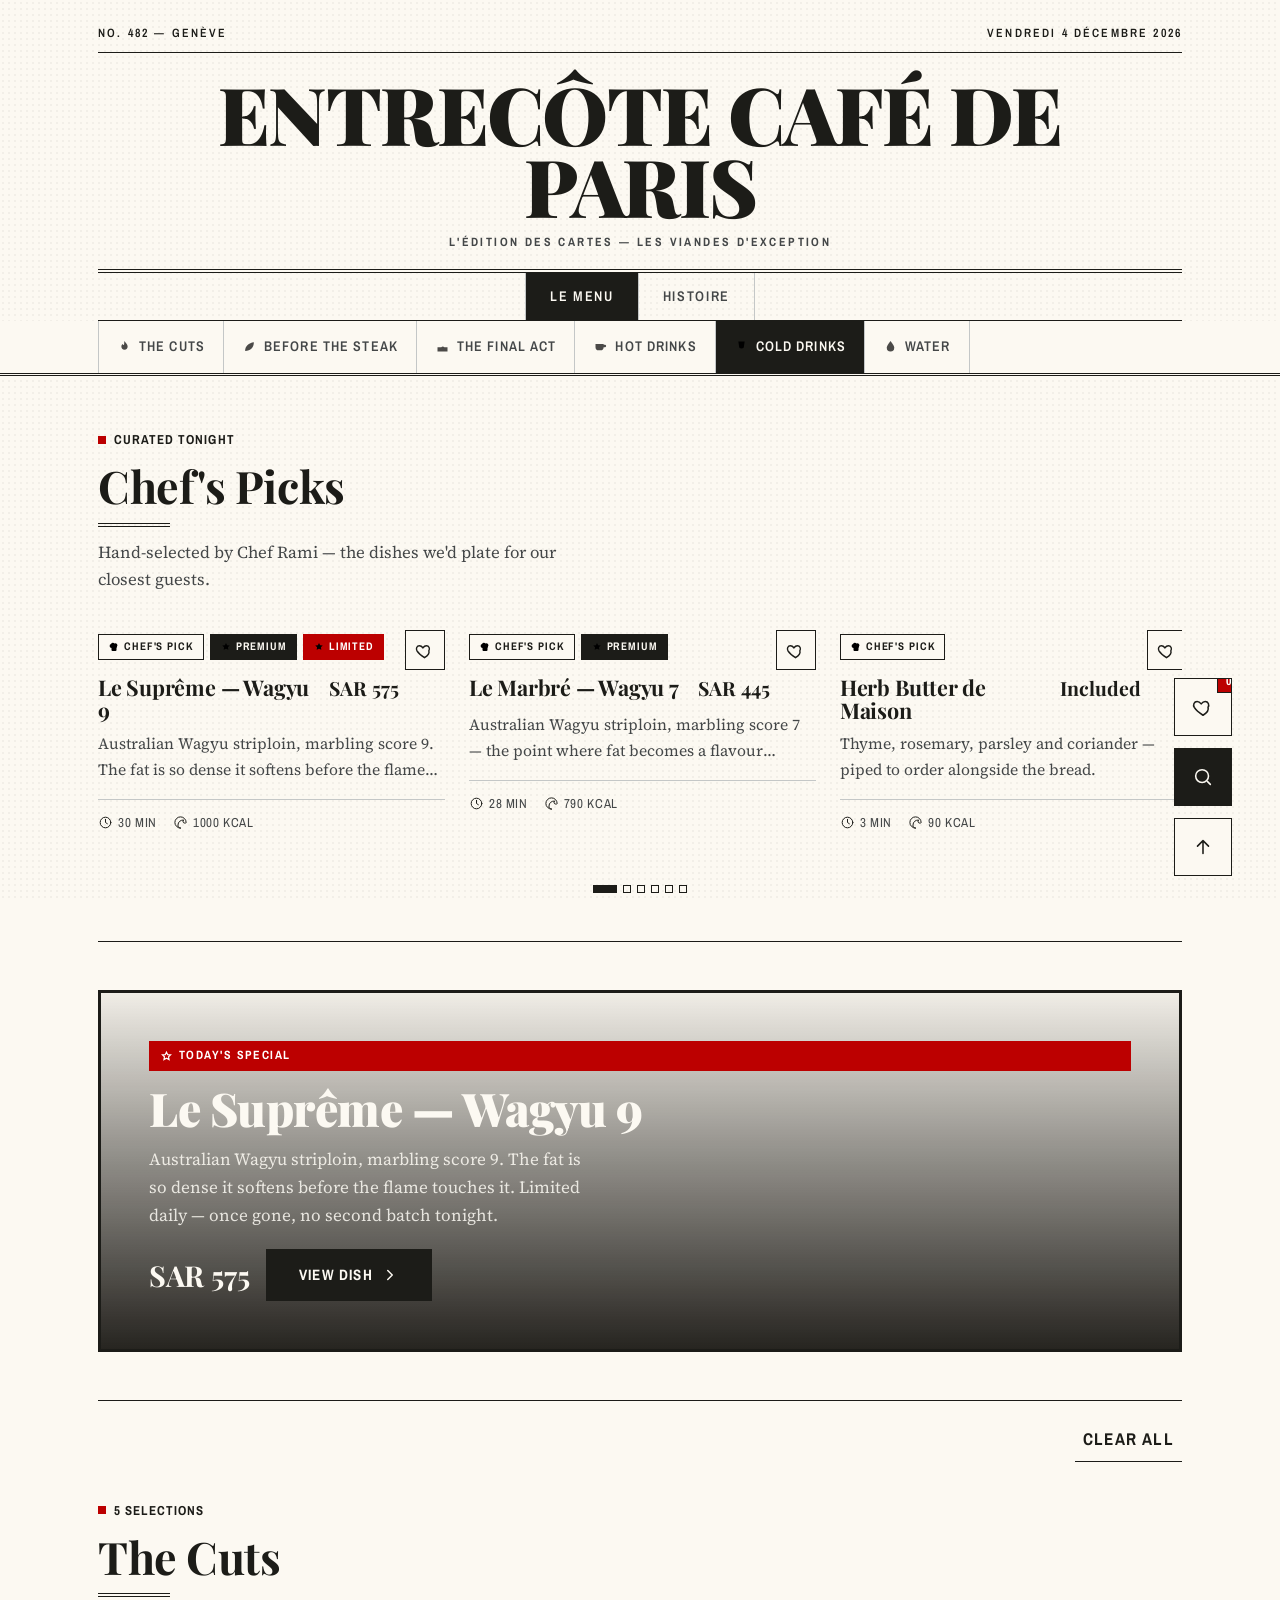
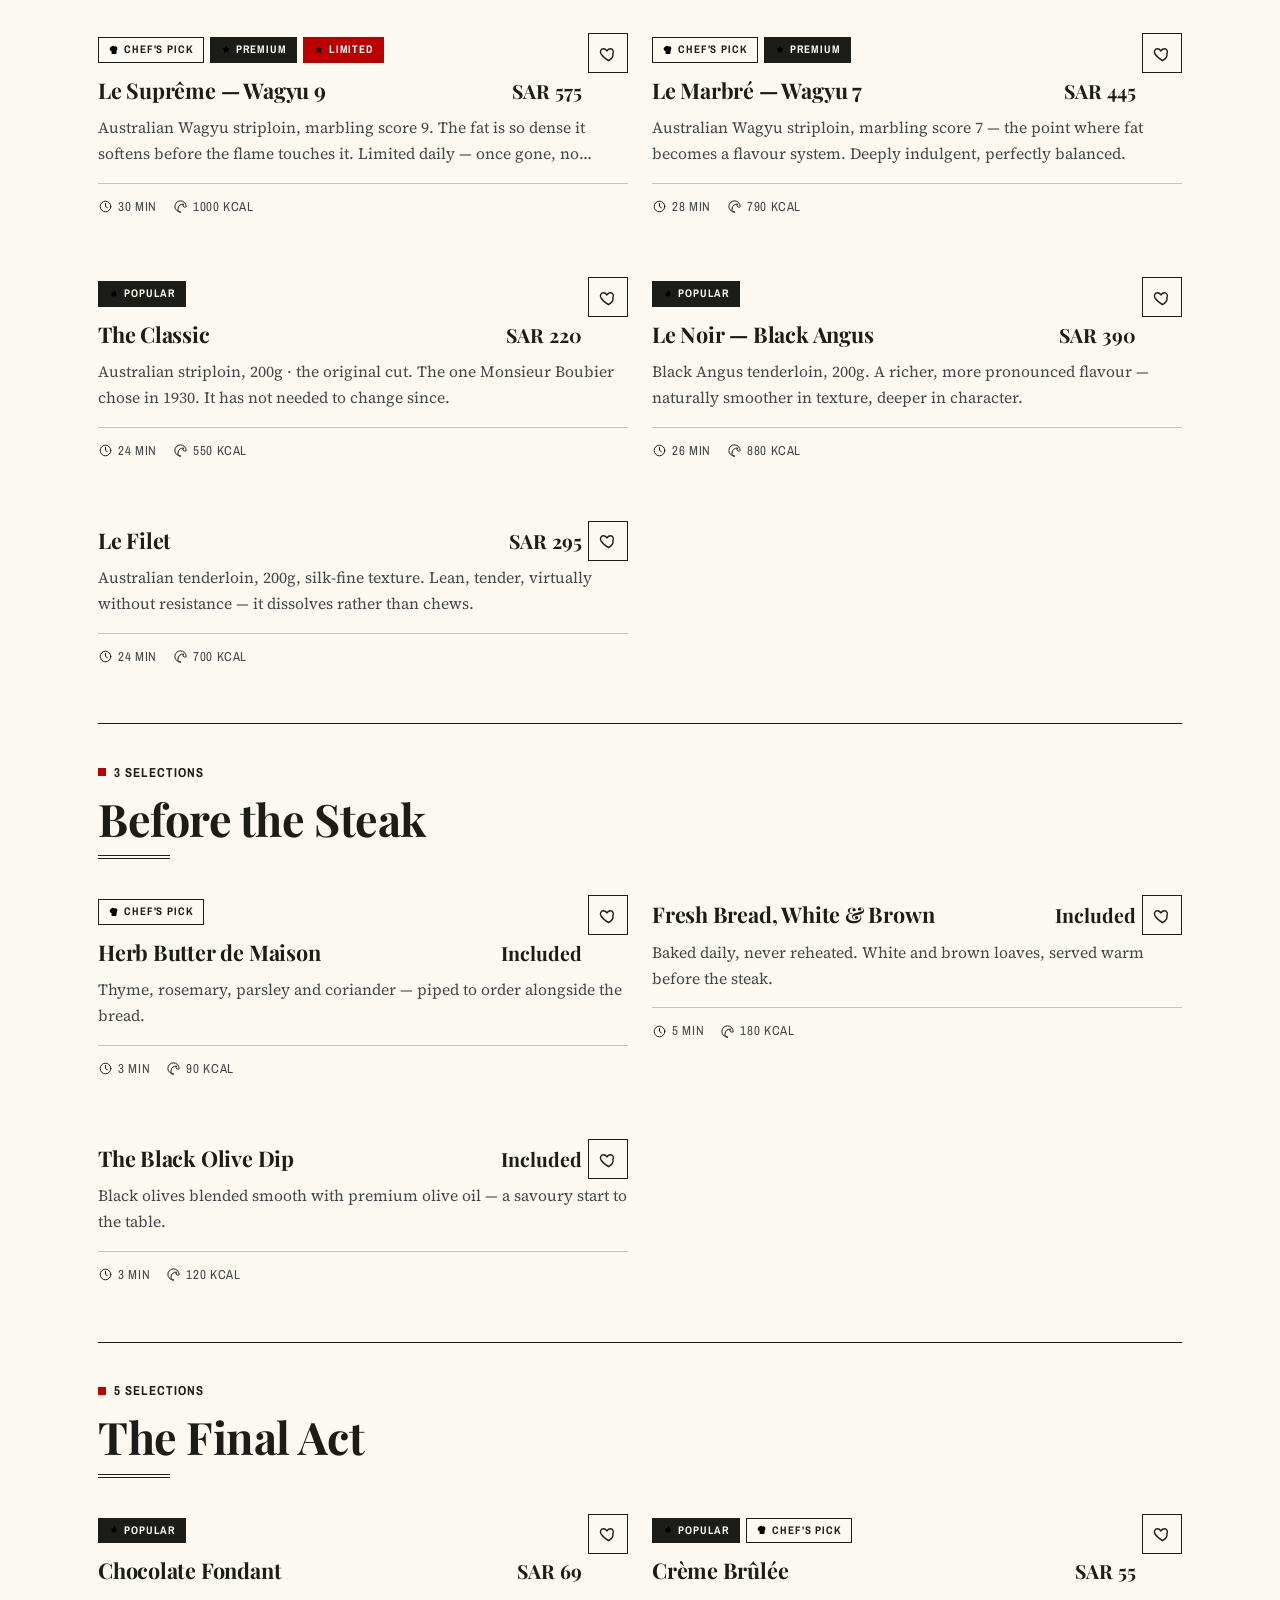
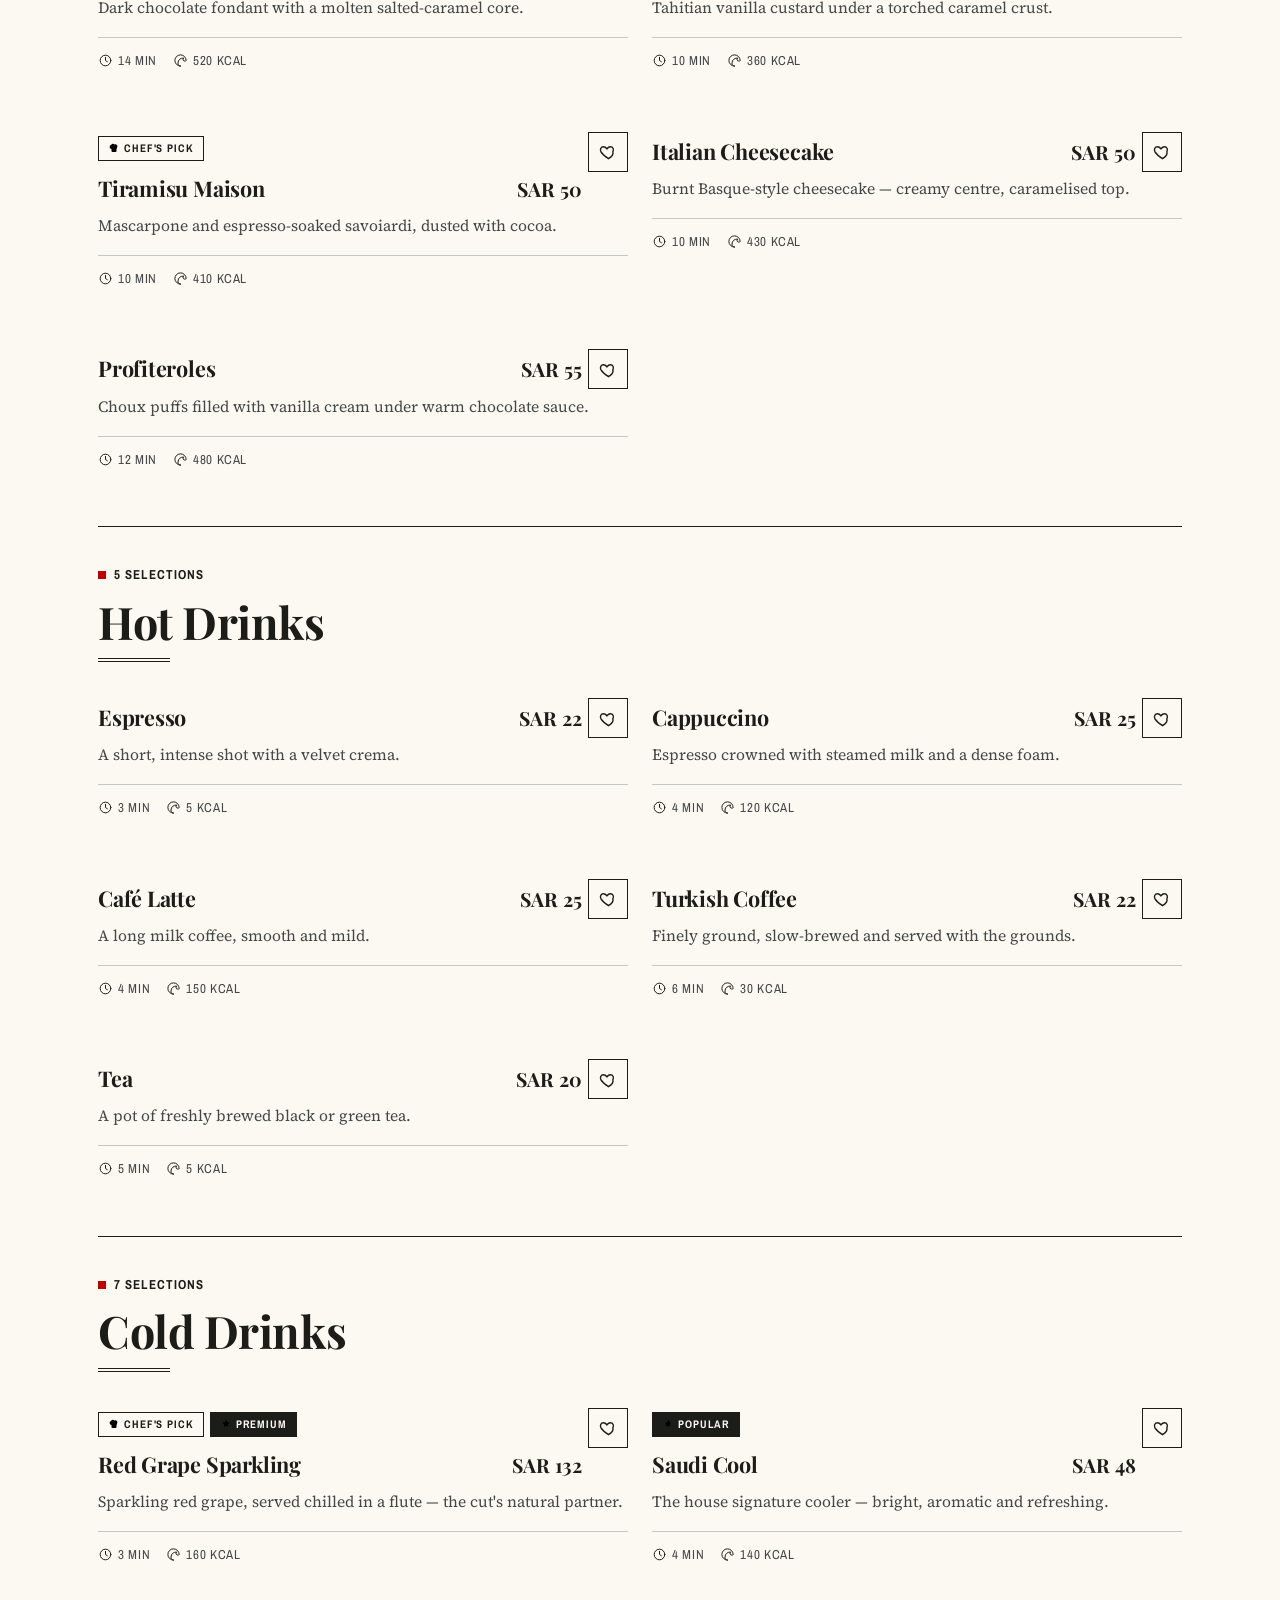
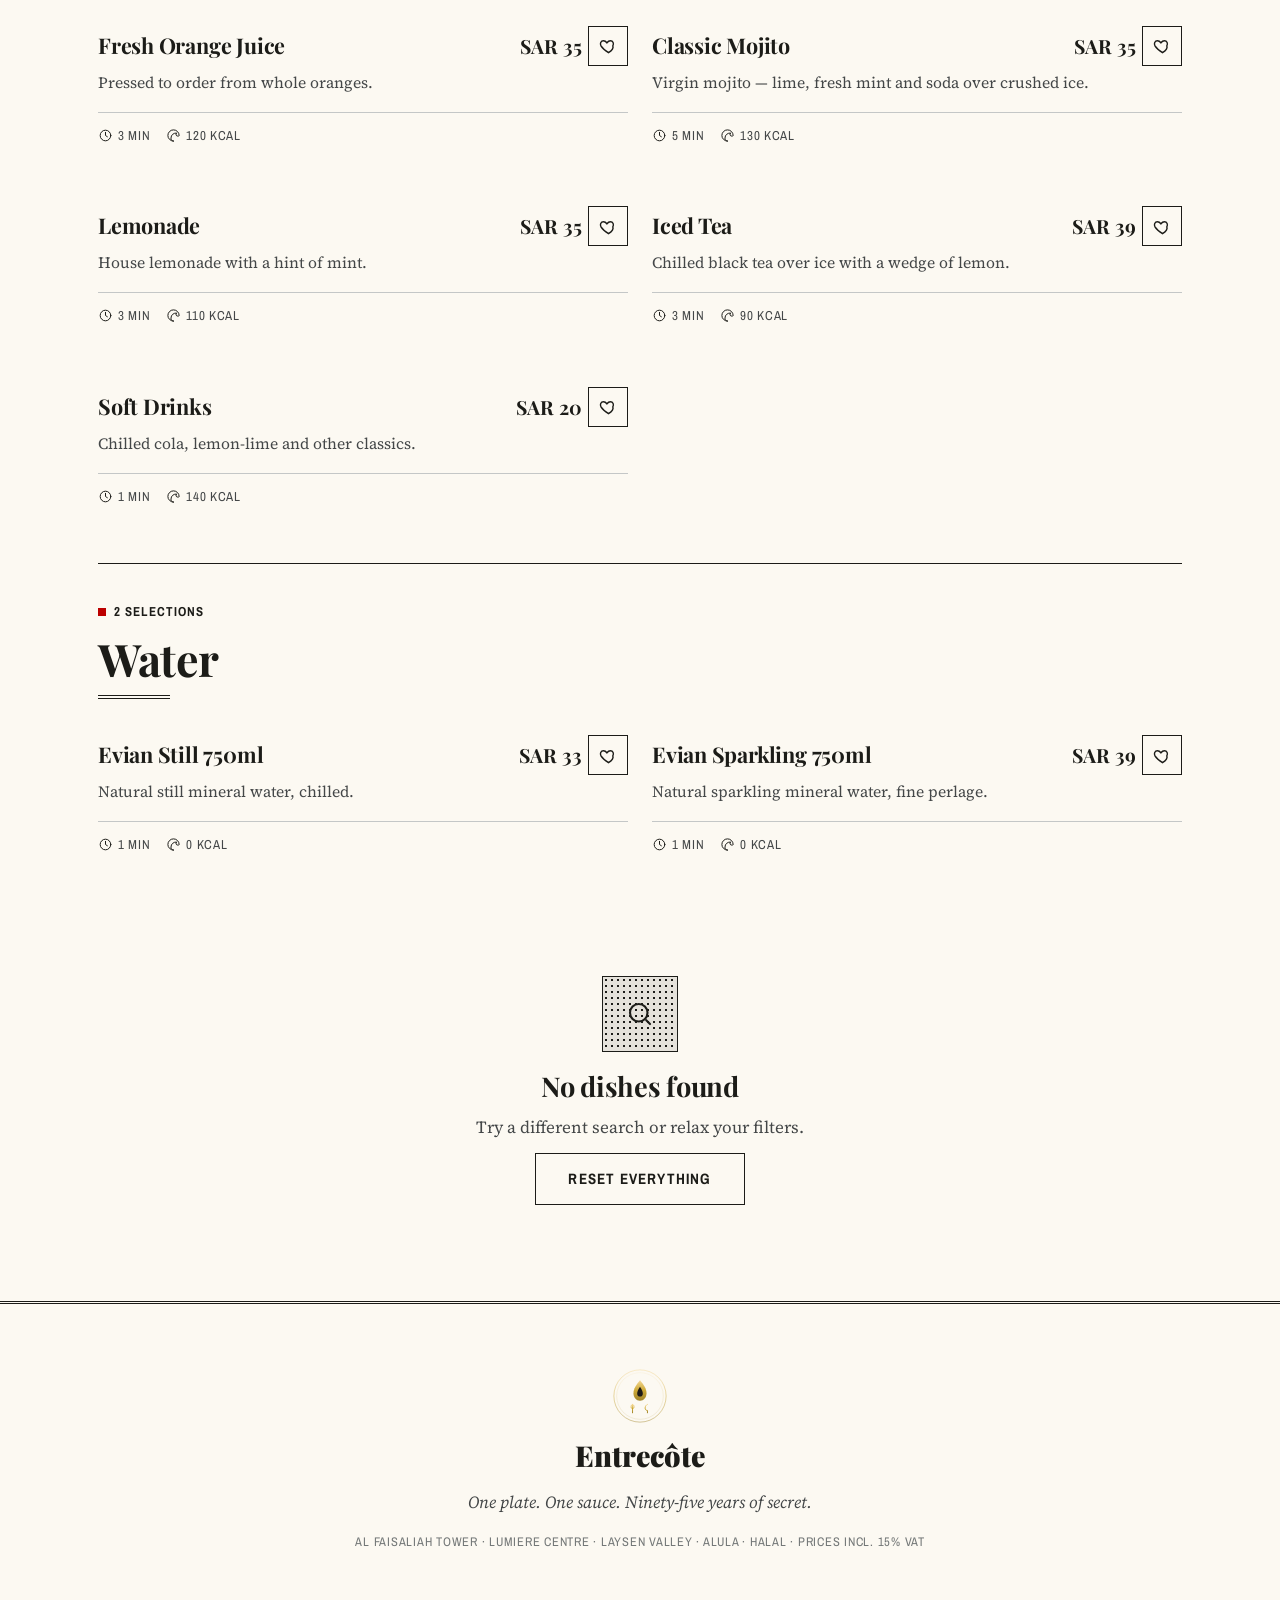
<file: index.html>
<!DOCTYPE html>
<html lang="en" dir="ltr">
<head>
  <meta charset="UTF-8" />
  <meta name="viewport" content="width=device-width, initial-scale=1, viewport-fit=cover" />
  <meta name="theme-color" content="#fcf9f2" />
  <meta name="description" content="Entrecôte Café de Paris — Chez Boubier, Geneva, est. 1930. The cuts, the secret sauce, and the ritual of the table." />
  <title>Entrecôte Café de Paris · Menu</title>

  <!-- Fonts: Playfair Display (masthead) + Source Serif 4 (body) + Archivo Narrow (labels) -->
  <link rel="preconnect" href="https://fonts.googleapis.com" />
  <link rel="preconnect" href="https://fonts.gstatic.com" crossorigin />
  <link href="https://fonts.googleapis.com/css2?family=Archivo+Narrow:wght@500;600;700&family=Playfair+Display:ital,wght@0,400;0,500;0,700;0,900;1,400;1,700&family=Source+Serif+4:ital,opsz,wght@0,8..60,400;0,8..60,600;0,8..60,700;1,8..60,400&display=swap" rel="stylesheet" />

  <link rel="icon" type="image/svg+xml" href="assets/icons/logo.svg" />
  <link rel="stylesheet" href="style.css" />
</head>
<body>
  <!-- ============ PRELOADER ============ -->
  <div class="preloader" id="preloader" aria-hidden="true">
    <div class="preloader__mark">
      <img src="assets/icons/logo.svg" alt="" width="84" height="84" />
      <span class="preloader__word">ENTRECÔTE</span>
      <span class="preloader__bar"><i></i></span>
    </div>
  </div>

  <a class="skip-link" href="#menu">Skip to menu</a>

  
  <main id="top">
    <!-- ============ MASTHEAD (nameplate) ============ -->
    <header class="masthead" aria-label="Masthead">
      <div class="masthead__folio">
        <span>No. 482 — Genève</span>
        <span id="folioDate">Lundi, 30 Juin 2026</span>
      </div>
      <div class="masthead__plate">
        <p class="masthead__name">Entrecôte Café de Paris</p>
        <p class="masthead__sub">L'Édition des Cartes — Les Viandes d'Exception</p>
      </div>
      <nav class="masthead__nav" aria-label="Sections">
        <a class="masthead__link is-active" href="#menu" aria-current="page" data-scroll>Le Menu</a>
        <a class="masthead__link" href="#hero">Histoire</a>
      </nav>
    </header>

    
    <!-- ============ STICKY CATEGORY NAV ============ -->
    <nav class="cat-nav" id="catNav" aria-label="Menu categories">
      <div class="cat-nav__track" id="catTrack" role="tablist">
        <!-- tabs injected by JS -->
        <span class="cat-nav__indicator" id="catIndicator" aria-hidden="true"></span>
      </div>
    </nav>

    <!-- ============ CONTENT ============ -->
    <div class="container" id="menu">

      <!-- Chef's Picks carousel -->
      <section class="block" id="chefPicks" aria-label="Featured chef's picks">
        <div class="section-head reveal">
          <span class="section-head__kicker">Curated Tonight</span>
          <h2 class="section-head__title">Chef's Picks</h2>
          <p class="section-head__desc">Hand-selected by Chef Rami — the dishes we'd plate for our closest guests.</p>
        </div>
        <div class="carousel" id="chefCarousel" aria-roledescription="carousel">
          <div class="carousel__track" id="chefTrack"><!-- cards injected --></div>
        </div>
        <div class="carousel__dots" id="chefDots" aria-hidden="true"></div>
      </section>

      <!-- Today's Special banner -->
      <section class="block" aria-label="Today's special">
        <article class="special reveal" id="specialCard"><!-- injected --></article>
      </section>

      

      <!-- Results meta (search/filter) -->
      <div class="results-meta" id="resultsMeta" hidden>
        <span id="resultsCount"></span>
        <button class="text-btn" id="clearFilters" type="button">Clear all</button>
      </div>

      <!-- Category sections (injected) -->
      <div id="sections"><!-- per-category sections injected --></div>

      <!-- Empty state -->
      <div class="empty" id="emptyState" hidden>
        <div class="empty__mark" aria-hidden="true">
          <svg viewBox="0 0 24 24"><circle cx="11" cy="11" r="7"/><path d="m20 20-3-3"/></svg>
        </div>
        <h3>No dishes found</h3>
        <p>Try a different search or relax your filters.</p>
        <button class="btn btn--ghost ripple" id="emptyReset" type="button">Reset everything</button>
      </div>

      <!-- Recently viewed -->
      <section class="block" id="recentBlock" aria-label="Recently viewed" hidden>
        <div class="section-head reveal">
          <span class="section-head__kicker">Pick Up Where You Left Off</span>
          <h2 class="section-head__title">Recently Viewed</h2>
        </div>
        <div class="hscroll" id="recentTrack"></div>
      </section>
    </div>

    <!-- ============ FOOTER ============ -->
    <footer class="site-footer">
      <img src="assets/icons/logo.svg" alt="" width="56" height="56" />
      <p class="site-footer__name">Entrecôte</p>
      <p class="site-footer__tag">One plate. One sauce. Ninety-five years of secret.</p>
      <p class="site-footer__meta">Al Faisaliah Tower · Lumiere Centre · Laysen Valley · AlUla · Halal · Prices incl. 15% VAT</p>
    </footer>
  </main>

  <!-- ============ FLOATING ACTION BUTTONS ============ -->
  <div class="fab-stack" id="fabStack">
    <button class="fab fab--fav ripple" id="favFab" aria-label="View favourites">
      <svg viewBox="0 0 24 24" aria-hidden="true"><path d="M12 21s-7-4.5-9.5-8.5C.8 9.6 2.3 6 5.6 6c2 0 3.3 1.2 4.4 2.6C11.1 7.2 12.4 6 14.4 6c3.3 0 4.8 3.6 3.1 6.5C19 16.5 12 21 12 21z"/></svg>
      <span class="fab__badge" id="favBadge" hidden>0</span>
    </button>
    <button class="fab fab--search ripple" id="searchFab" aria-label="Search the menu">
      <svg viewBox="0 0 24 24" aria-hidden="true"><circle cx="11" cy="11" r="7"/><path d="m20 20-3-3"/></svg>
    </button>
    <button class="fab fab--top ripple" id="topFab" aria-label="Back to top" hidden>
      <svg viewBox="0 0 24 24" aria-hidden="true"><path d="M12 19V5M6 11l6-6 6 6"/></svg>
    </button>
  </div>

  <!-- ============ SEARCH + FILTER SHEET ============ -->
  <div class="sheet-scrim" id="scrim" hidden></div>
  <aside class="sheet" id="searchSheet" role="dialog" aria-modal="true" aria-label="Search and filter" hidden>
    <div class="sheet__handle" aria-hidden="true"></div>
    <div class="sheet__head">
      <h2 id="sheetTitle">Find your dish</h2>
      <button class="icon-btn icon-btn--bare" id="sheetClose" aria-label="Close">
        <svg viewBox="0 0 24 24" aria-hidden="true"><path d="M6 6l12 12M18 6L6 18"/></svg>
      </button>
    </div>

    <div class="search-field">
      <svg viewBox="0 0 24 24" aria-hidden="true" class="search-field__icon"><circle cx="11" cy="11" r="7"/><path d="m20 20-3-3"/></svg>
      <input type="search" id="searchInput" placeholder="Search cuts, desserts, drinks…" autocomplete="off" aria-label="Search dishes" />
      <button class="search-field__clear" id="searchClear" aria-label="Clear search" hidden>
        <svg viewBox="0 0 24 24" aria-hidden="true"><path d="M6 6l12 12M18 6L6 18"/></svg>
      </button>
    </div>

    <div class="filter-group">
      <h3 class="filter-group__label">Type</h3>
      <div class="chips" id="meatChips"></div>
    </div>
    <div class="filter-group">
      <h3 class="filter-group__label">Spice level</h3>
      <div class="chips" id="spiceChips"></div>
    </div>
    <div class="filter-group">
      <h3 class="filter-group__label">Dietary</h3>
      <div class="chips" id="dietChips"></div>
    </div>
    <div class="filter-group">
      <h3 class="filter-group__label">Max price · <span id="priceVal" class="filter-group__val"></span></h3>
      <input type="range" id="priceRange" min="0" max="100" step="5" value="100" class="range" aria-label="Maximum price" />
    </div>
    <div class="filter-group">
      <h3 class="filter-group__label">Sort by</h3>
      <div class="chips" id="sortChips"></div>
    </div>

    <div class="sheet__foot">
      <button class="btn btn--ghost ripple" id="resetSheet" type="button">Reset</button>
      <button class="btn btn--gold ripple" id="applySheet" type="button">Show <span id="applyCount">all</span></button>
    </div>
  </aside>

  <!-- ============ ITEM DETAIL MODAL ============ -->
  <div class="modal" id="itemModal" role="dialog" aria-modal="true" aria-labelledby="modalTitle" hidden>
    <div class="modal__scrim" id="modalScrim"></div>
    <div class="modal__panel" id="modalPanel"><!-- injected --></div>
  </div>

  <!-- ============ TOAST ============ -->
  <div class="toast" id="toast" role="status" aria-live="polite" hidden></div>

  <script>
    /* Masthead folio date — French long form, falls back to the static markup */
    (function () {
      var el = document.getElementById('folioDate');
      if (!el) return;
      try {
        var d = new Intl.DateTimeFormat('fr-FR', {
          weekday: 'long', day: 'numeric', month: 'long', year: 'numeric'
        }).format(new Date());
        el.textContent = d.charAt(0).toUpperCase() + d.slice(1);
      } catch (e) { /* keep static fallback */ }
    })();
  </script>
  <script src="script.js" defer></script>
</body>
</html>
</file>
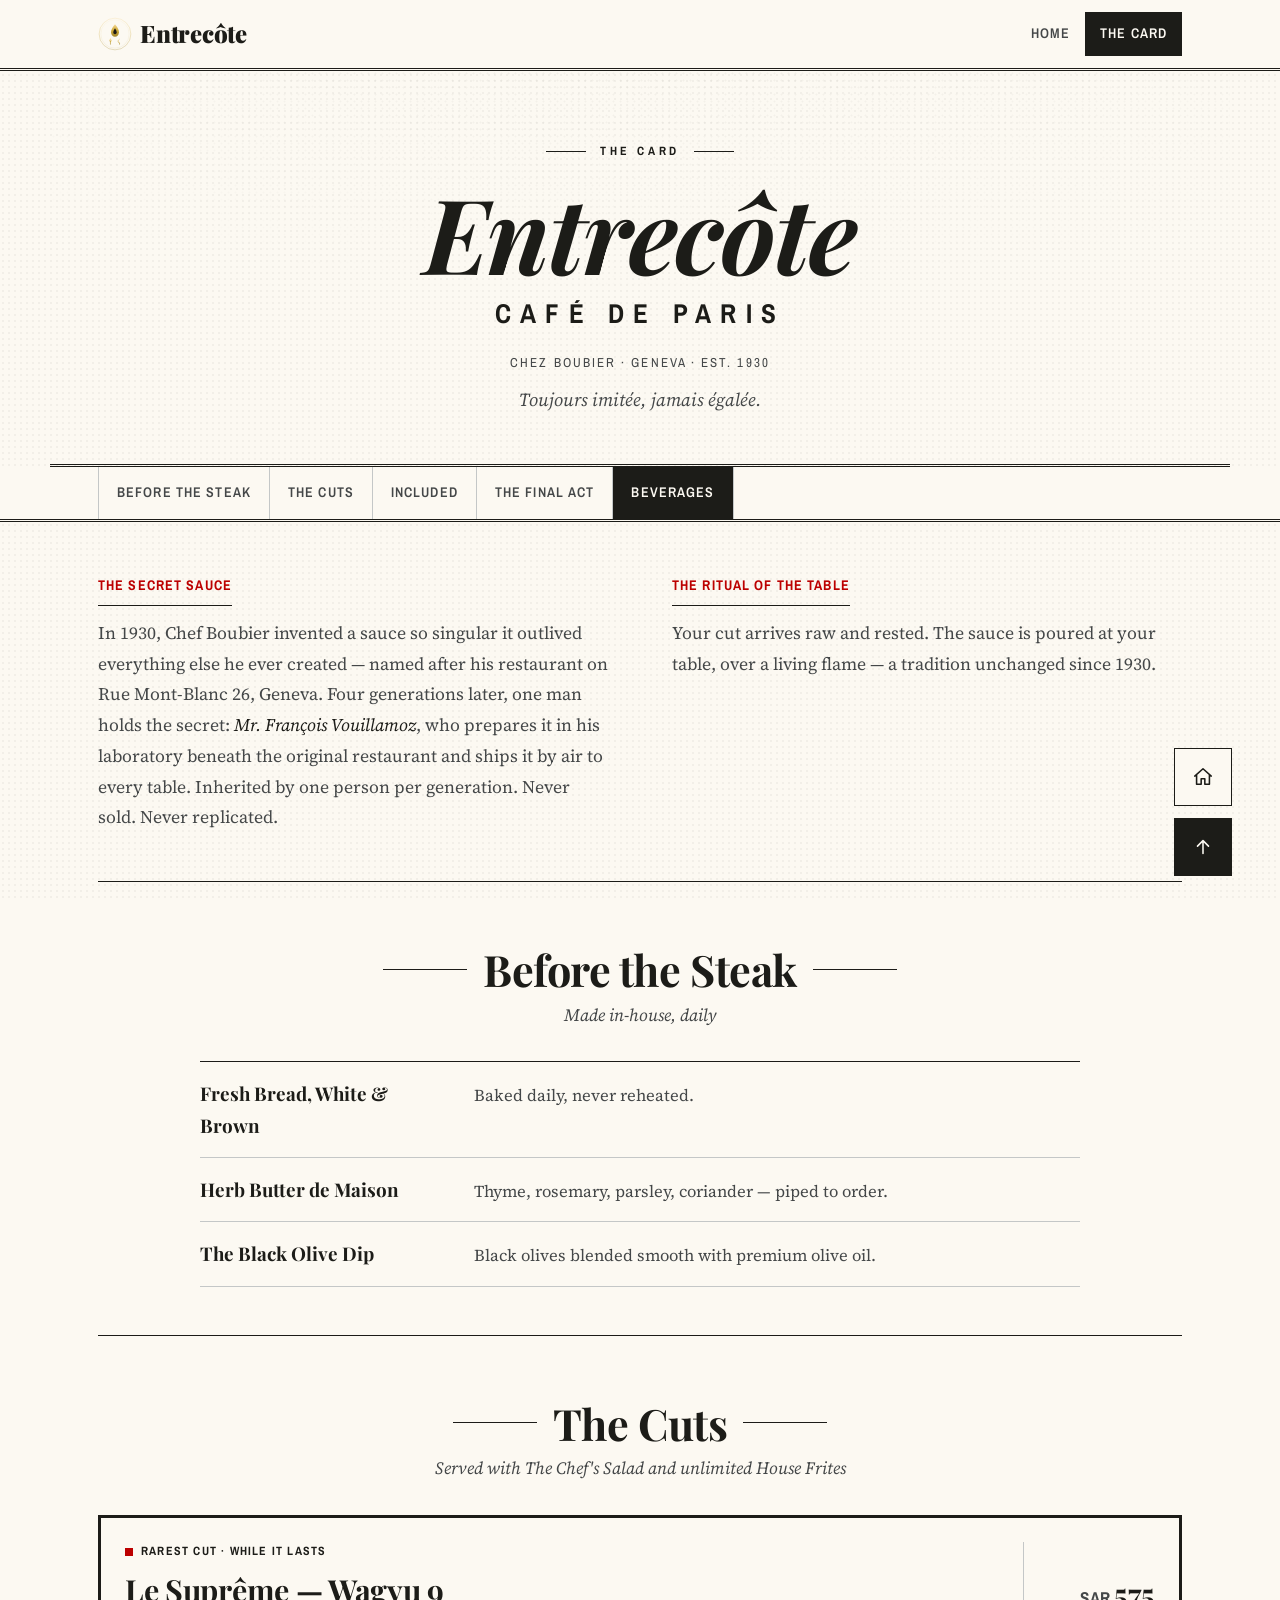
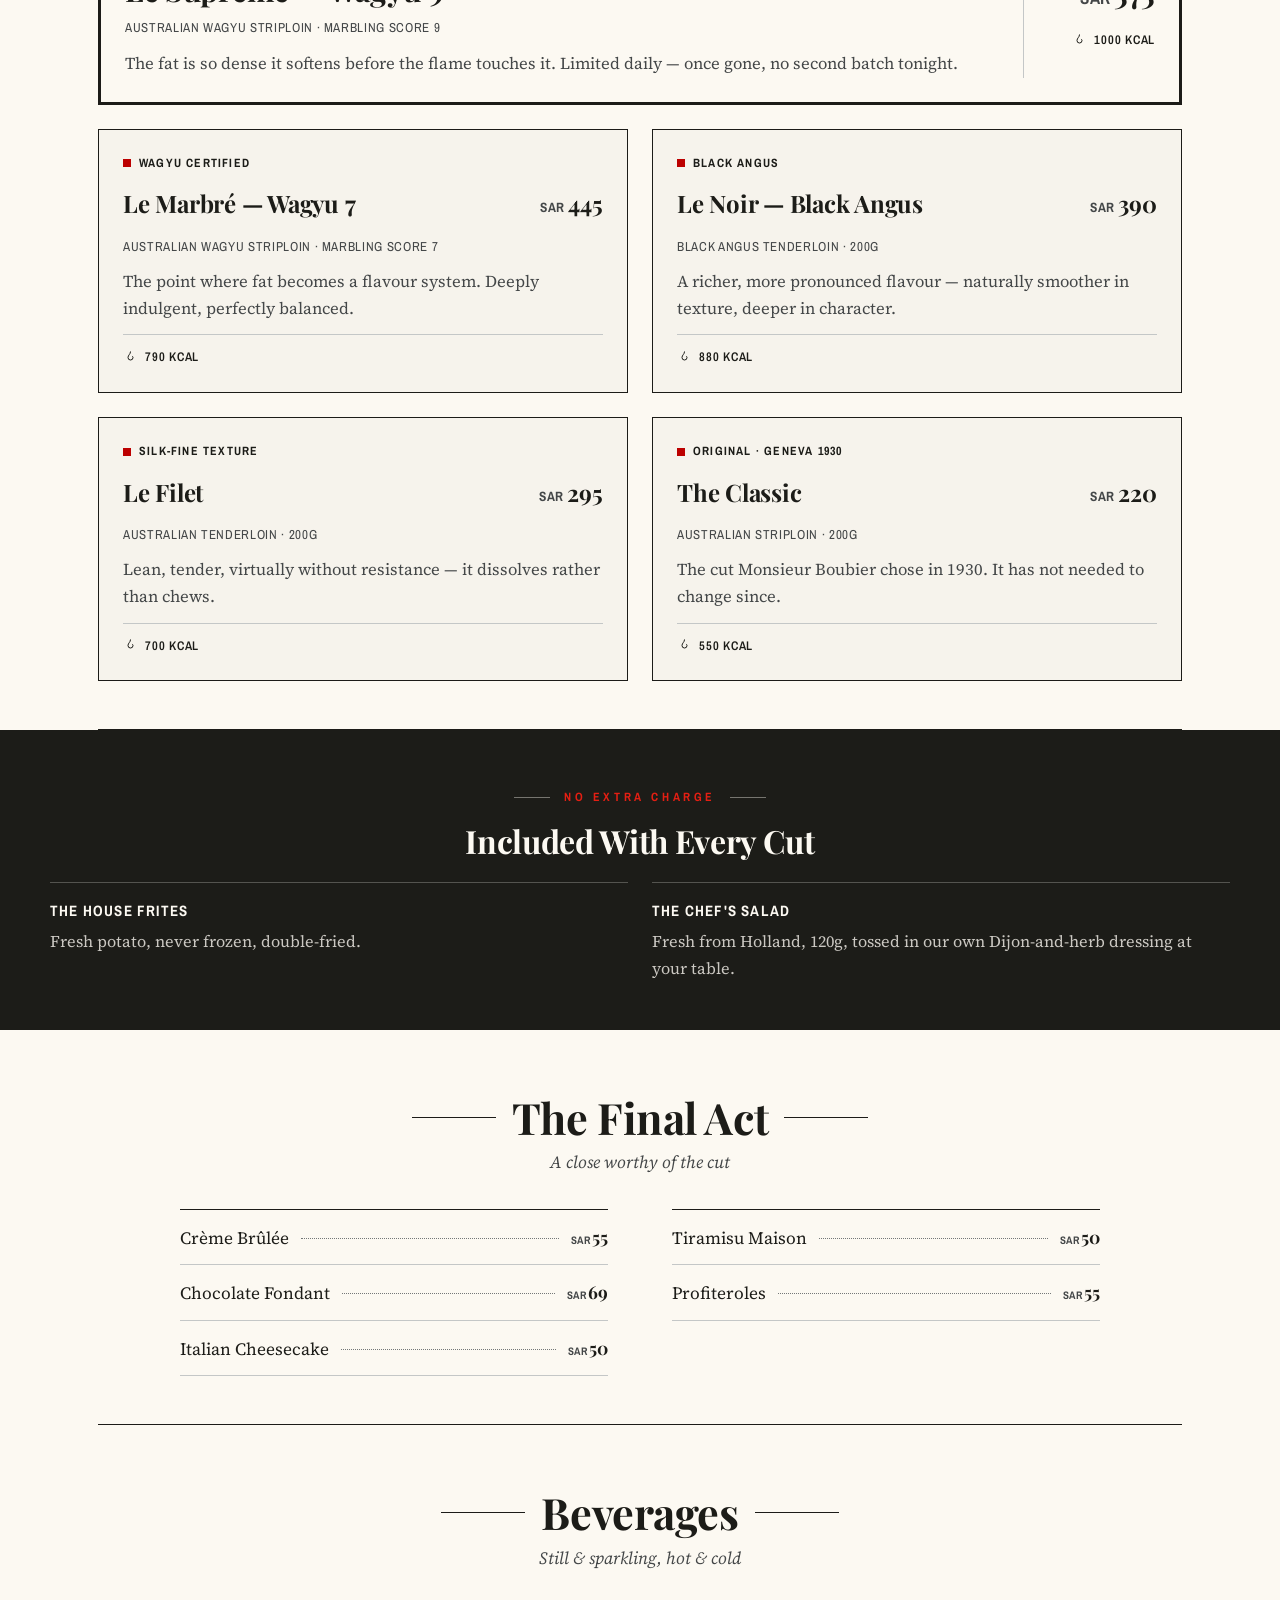
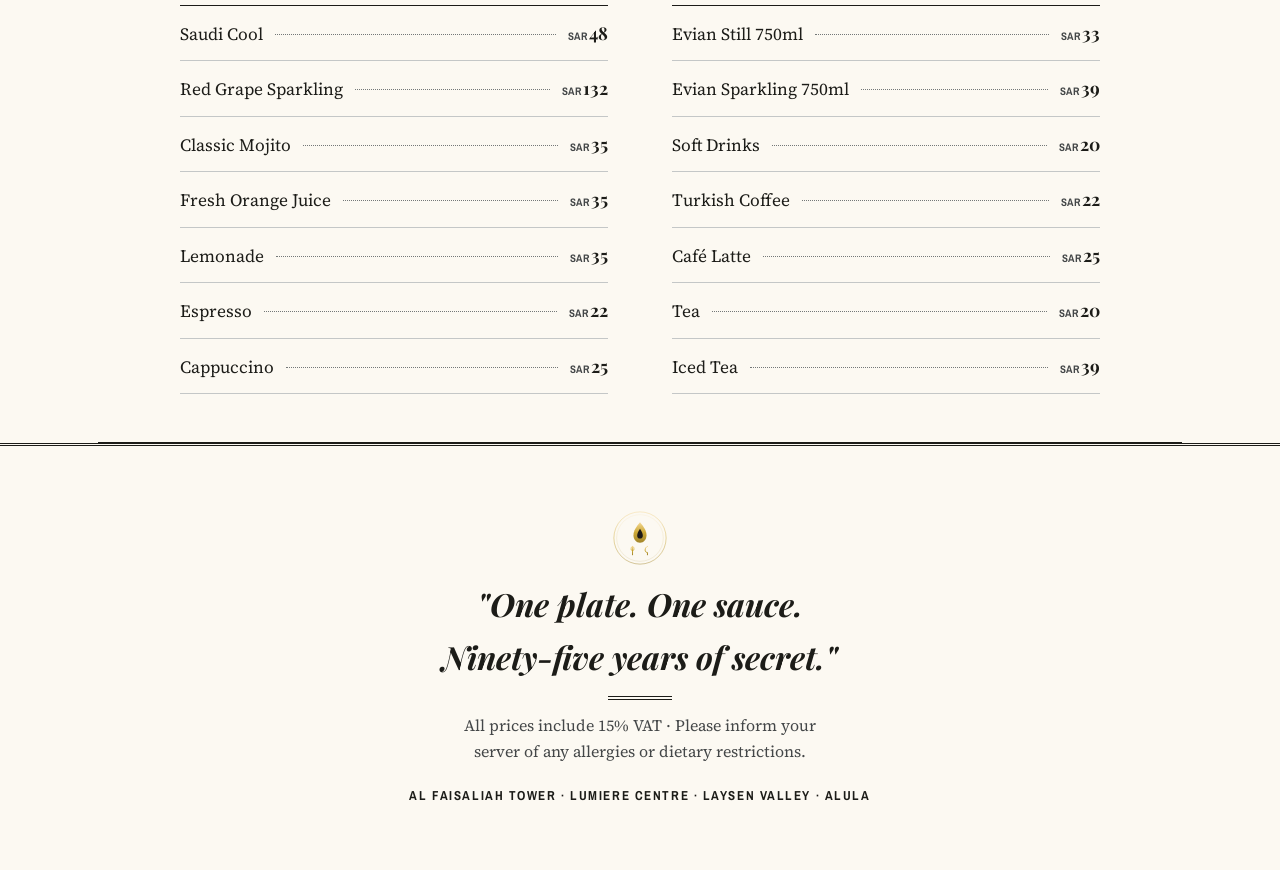
<file: menu.html>
<!DOCTYPE html>
<html lang="en" dir="ltr">
<head>
  <meta charset="UTF-8" />
  <meta name="viewport" content="width=device-width, initial-scale=1, viewport-fit=cover" />
  <meta name="theme-color" content="#fcf9f2" />
  <meta name="description" content="The Card — Entrecôte Café de Paris. Chez Boubier, Geneva, est. 1930. The cuts, the secret sauce, and the ritual of the table." />
  <title>The Card · Entrecôte Café de Paris</title>

  <!-- Fonts: Playfair Display (masthead) + Source Serif 4 (body) + Archivo Narrow (labels) -->
  <link rel="preconnect" href="https://fonts.googleapis.com" />
  <link rel="preconnect" href="https://fonts.gstatic.com" crossorigin />
  <link href="https://fonts.googleapis.com/css2?family=Archivo+Narrow:wght@500;600;700&family=Playfair+Display:ital,wght@0,400;0,500;0,700;0,900;1,400;1,700&family=Source+Serif+4:ital,opsz,wght@0,8..60,400;0,8..60,600;0,8..60,700;1,8..60,400&display=swap" rel="stylesheet" />

  <link rel="icon" type="image/svg+xml" href="assets/icons/logo.svg" />
  <link rel="stylesheet" href="style.css" />
  <link rel="stylesheet" href="menu.css" />
</head>
<body>
  <a class="skip-link" href="#before">Skip to menu</a>

  <!-- ============ STICKY HEADER ============ -->
  <header class="site-header is-stuck" id="siteHeader">
    <div class="site-header__inner">
      <a class="brand" href="index.html" aria-label="Entrecôte home">
        <img src="assets/icons/logo.svg" alt="" width="34" height="34" class="brand__mark" />
        <span class="brand__name">Entrecôte</span>
      </a>
      <nav class="site-nav" aria-label="Primary">
        <a class="site-nav__link" href="index.html">Home</a>
        <a class="site-nav__link is-active" href="menu.html" aria-current="page">The Card</a>
      </nav>
    </div>
    <span class="scroll-progress" id="scrollProgress"></span>
  </header>

  <main id="top">
    <!-- ============ MASTHEAD ============ -->
    <section class="masthead" aria-label="Entrecôte Café de Paris">
      <span class="masthead__halftone" aria-hidden="true"></span>
      <p class="masthead__kicker reveal">The Card</p>
      <h1 class="masthead__brand reveal" style="--d:.05s">Entrecôte</h1>
      <p class="masthead__line2 reveal" style="--d:.12s">Café de Paris</p>
      <p class="masthead__meta reveal" style="--d:.2s">Chez Boubier · Geneva · Est. 1930</p>
      <p class="masthead__tagline reveal" style="--d:.28s">Toujours imitée, jamais égalée.</p>
    </section>

    <!-- ============ SECTION INDEX ============ -->
    <nav class="subnav" id="subnav" aria-label="Menu sections">
      <div class="subnav__track">
        <a class="subnav__link" href="#before" data-sec="before">Before the Steak</a>
        <a class="subnav__link" href="#cuts" data-sec="cuts">The Cuts</a>
        <a class="subnav__link" href="#included" data-sec="included">Included</a>
        <a class="subnav__link" href="#final" data-sec="final">The Final Act</a>
        <a class="subnav__link" href="#beverages" data-sec="beverages">Beverages</a>
      </div>
    </nav>

    <div class="container">
      <!-- ============ STORY ============ -->
      <section class="story" aria-label="Our story">
        <div class="story__block reveal">
          <span class="story__label">The Secret Sauce</span>
          <p class="story__text">In 1930, Chef Boubier invented a sauce so singular it outlived everything else he ever created — named after his restaurant on Rue Mont-Blanc 26, Geneva. Four generations later, one man holds the secret: <em>Mr. François Vouillamoz</em>, who prepares it in his laboratory beneath the original restaurant and ships it by air to every table. Inherited by one person per generation. Never sold. Never replicated.</p>
        </div>
        <div class="story__block reveal" style="--d:.1s">
          <span class="story__label">The Ritual of the Table</span>
          <p class="story__text">Your cut arrives raw and rested. The sauce is poured at your table, over a living flame — a tradition unchanged since 1930.</p>
        </div>
      </section>

      <!-- ============ BEFORE THE STEAK ============ -->
      <section class="menu-section" id="before" aria-label="Before the steak">
        <div class="menu-section__head reveal">
          <h2 class="menu-section__title">Before the Steak</h2>
          <p class="menu-section__sub">Made in-house, daily</p>
        </div>
        <div class="dishlist reveal" style="--d:.05s">
          <div class="dish">
            <span class="dish__name">Fresh Bread, White &amp; Brown</span>
            <span class="dish__desc">Baked daily, never reheated.</span>
          </div>
          <div class="dish">
            <span class="dish__name">Herb Butter de Maison</span>
            <span class="dish__desc">Thyme, rosemary, parsley, coriander — piped to order.</span>
          </div>
          <div class="dish">
            <span class="dish__name">The Black Olive Dip</span>
            <span class="dish__desc">Black olives blended smooth with premium olive oil.</span>
          </div>
        </div>
      </section>

      <!-- ============ THE CUTS ============ -->
      <section class="menu-section" id="cuts" aria-label="The cuts">
        <div class="menu-section__head reveal">
          <h2 class="menu-section__title">The Cuts</h2>
          <p class="menu-section__sub">Served with The Chef's Salad and unlimited House Frites</p>
        </div>

        <div class="cuts">
          <!-- Feature: Le Suprême -->
          <article class="cut cut--feature reveal">
            <div class="cut__main">
              <span class="cut__kicker">Rarest Cut · While It Lasts</span>
              <h3 class="cut__name">Le Suprême — Wagyu 9</h3>
              <p class="cut__spec">Australian Wagyu Striploin · Marbling Score 9</p>
              <p class="cut__desc">The fat is so dense it softens before the flame touches it. Limited daily — once gone, no second batch tonight.</p>
            </div>
            <div class="cut__aside">
              <span class="cut__price"><span class="cur">SAR</span>575</span>
              <div class="cut__foot">
                <span class="cut__tag">
                  <svg viewBox="0 0 24 24" aria-hidden="true"><path d="M12 3c0 4-4 5-4 9a4 4 0 0 0 8 0c0-1-1-2-1-2"/></svg>
                  1000 Kcal
                </span>
              </div>
            </div>
          </article>

          <!-- Le Marbré -->
          <article class="cut reveal">
            <span class="cut__kicker">Wagyu Certified</span>
            <div class="cut__head">
              <h3 class="cut__name">Le Marbré — Wagyu 7</h3>
              <span class="cut__price"><span class="cur">SAR</span>445</span>
            </div>
            <p class="cut__spec">Australian Wagyu Striploin · Marbling Score 7</p>
            <p class="cut__desc">The point where fat becomes a flavour system. Deeply indulgent, perfectly balanced.</p>
            <div class="cut__foot">
              <span class="cut__tag"><svg viewBox="0 0 24 24" aria-hidden="true"><path d="M12 3c0 4-4 5-4 9a4 4 0 0 0 8 0c0-1-1-2-1-2"/></svg>790 Kcal</span>
            </div>
          </article>

          <!-- Le Noir -->
          <article class="cut reveal" style="--d:.05s">
            <span class="cut__kicker">Black Angus</span>
            <div class="cut__head">
              <h3 class="cut__name">Le Noir — Black Angus</h3>
              <span class="cut__price"><span class="cur">SAR</span>390</span>
            </div>
            <p class="cut__spec">Black Angus Tenderloin · 200g</p>
            <p class="cut__desc">A richer, more pronounced flavour — naturally smoother in texture, deeper in character.</p>
            <div class="cut__foot">
              <span class="cut__tag"><svg viewBox="0 0 24 24" aria-hidden="true"><path d="M12 3c0 4-4 5-4 9a4 4 0 0 0 8 0c0-1-1-2-1-2"/></svg>880 Kcal</span>
            </div>
          </article>

          <!-- Le Filet -->
          <article class="cut reveal">
            <span class="cut__kicker">Silk-Fine Texture</span>
            <div class="cut__head">
              <h3 class="cut__name">Le Filet</h3>
              <span class="cut__price"><span class="cur">SAR</span>295</span>
            </div>
            <p class="cut__spec">Australian Tenderloin · 200g</p>
            <p class="cut__desc">Lean, tender, virtually without resistance — it dissolves rather than chews.</p>
            <div class="cut__foot">
              <span class="cut__tag"><svg viewBox="0 0 24 24" aria-hidden="true"><path d="M12 3c0 4-4 5-4 9a4 4 0 0 0 8 0c0-1-1-2-1-2"/></svg>700 Kcal</span>
            </div>
          </article>

          <!-- The Classic -->
          <article class="cut reveal" style="--d:.05s">
            <span class="cut__kicker">Original · Geneva 1930</span>
            <div class="cut__head">
              <h3 class="cut__name">The Classic</h3>
              <span class="cut__price"><span class="cur">SAR</span>220</span>
            </div>
            <p class="cut__spec">Australian Striploin · 200g</p>
            <p class="cut__desc">The cut Monsieur Boubier chose in 1930. It has not needed to change since.</p>
            <div class="cut__foot">
              <span class="cut__tag"><svg viewBox="0 0 24 24" aria-hidden="true"><path d="M12 3c0 4-4 5-4 9a4 4 0 0 0 8 0c0-1-1-2-1-2"/></svg>550 Kcal</span>
            </div>
          </article>
        </div>
      </section>
    </div>

    <!-- ============ INCLUDED WITH EVERY CUT (inverted band) ============ -->
    <section class="note" id="included" aria-label="Included with every cut">
      <div class="note__inner reveal">
        <span class="note__kicker">No Extra Charge</span>
        <h2 class="note__title">Included With Every Cut</h2>
        <div class="note__items">
          <div class="note__item">
            <p class="note__item-name">The House Frites</p>
            <p class="note__item-desc">Fresh potato, never frozen, double-fried.</p>
          </div>
          <div class="note__item">
            <p class="note__item-name">The Chef's Salad</p>
            <p class="note__item-desc">Fresh from Holland, 120g, tossed in our own Dijon-and-herb dressing at your table.</p>
          </div>
        </div>
      </div>
    </section>

    <div class="container">
      <!-- ============ THE FINAL ACT ============ -->
      <section class="menu-section" id="final" aria-label="Desserts">
        <div class="menu-section__head reveal">
          <h2 class="menu-section__title">The Final Act</h2>
          <p class="menu-section__sub">A close worthy of the cut</p>
        </div>
        <div class="pricelist reveal" style="--d:.05s">
          <div class="pricelist__col">
            <div class="pricerow"><span class="pricerow__name">Crème Brûlée</span><span class="pricerow__leader" aria-hidden="true"></span><span class="pricerow__price"><span class="cur">SAR</span>55</span></div>
            <div class="pricerow"><span class="pricerow__name">Chocolate Fondant</span><span class="pricerow__leader" aria-hidden="true"></span><span class="pricerow__price"><span class="cur">SAR</span>69</span></div>
            <div class="pricerow"><span class="pricerow__name">Italian Cheesecake</span><span class="pricerow__leader" aria-hidden="true"></span><span class="pricerow__price"><span class="cur">SAR</span>50</span></div>
          </div>
          <div class="pricelist__col">
            <div class="pricerow"><span class="pricerow__name">Tiramisu Maison</span><span class="pricerow__leader" aria-hidden="true"></span><span class="pricerow__price"><span class="cur">SAR</span>50</span></div>
            <div class="pricerow"><span class="pricerow__name">Profiteroles</span><span class="pricerow__leader" aria-hidden="true"></span><span class="pricerow__price"><span class="cur">SAR</span>55</span></div>
          </div>
        </div>
      </section>

      <!-- ============ BEVERAGES ============ -->
      <section class="menu-section" id="beverages" aria-label="Beverages">
        <div class="menu-section__head reveal">
          <h2 class="menu-section__title">Beverages</h2>
          <p class="menu-section__sub">Still &amp; sparkling, hot &amp; cold</p>
        </div>
        <div class="pricelist reveal" style="--d:.05s">
          <div class="pricelist__col">
            <div class="pricerow"><span class="pricerow__name">Saudi Cool</span><span class="pricerow__leader" aria-hidden="true"></span><span class="pricerow__price"><span class="cur">SAR</span>48</span></div>
            <div class="pricerow"><span class="pricerow__name">Red Grape Sparkling</span><span class="pricerow__leader" aria-hidden="true"></span><span class="pricerow__price"><span class="cur">SAR</span>132</span></div>
            <div class="pricerow"><span class="pricerow__name">Classic Mojito</span><span class="pricerow__leader" aria-hidden="true"></span><span class="pricerow__price"><span class="cur">SAR</span>35</span></div>
            <div class="pricerow"><span class="pricerow__name">Fresh Orange Juice</span><span class="pricerow__leader" aria-hidden="true"></span><span class="pricerow__price"><span class="cur">SAR</span>35</span></div>
            <div class="pricerow"><span class="pricerow__name">Lemonade</span><span class="pricerow__leader" aria-hidden="true"></span><span class="pricerow__price"><span class="cur">SAR</span>35</span></div>
            <div class="pricerow"><span class="pricerow__name">Espresso</span><span class="pricerow__leader" aria-hidden="true"></span><span class="pricerow__price"><span class="cur">SAR</span>22</span></div>
            <div class="pricerow"><span class="pricerow__name">Cappuccino</span><span class="pricerow__leader" aria-hidden="true"></span><span class="pricerow__price"><span class="cur">SAR</span>25</span></div>
          </div>
          <div class="pricelist__col">
            <div class="pricerow"><span class="pricerow__name">Evian Still 750ml</span><span class="pricerow__leader" aria-hidden="true"></span><span class="pricerow__price"><span class="cur">SAR</span>33</span></div>
            <div class="pricerow"><span class="pricerow__name">Evian Sparkling 750ml</span><span class="pricerow__leader" aria-hidden="true"></span><span class="pricerow__price"><span class="cur">SAR</span>39</span></div>
            <div class="pricerow"><span class="pricerow__name">Soft Drinks</span><span class="pricerow__leader" aria-hidden="true"></span><span class="pricerow__price"><span class="cur">SAR</span>20</span></div>
            <div class="pricerow"><span class="pricerow__name">Turkish Coffee</span><span class="pricerow__leader" aria-hidden="true"></span><span class="pricerow__price"><span class="cur">SAR</span>22</span></div>
            <div class="pricerow"><span class="pricerow__name">Café Latte</span><span class="pricerow__leader" aria-hidden="true"></span><span class="pricerow__price"><span class="cur">SAR</span>25</span></div>
            <div class="pricerow"><span class="pricerow__name">Tea</span><span class="pricerow__leader" aria-hidden="true"></span><span class="pricerow__price"><span class="cur">SAR</span>20</span></div>
            <div class="pricerow"><span class="pricerow__name">Iced Tea</span><span class="pricerow__leader" aria-hidden="true"></span><span class="pricerow__price"><span class="cur">SAR</span>39</span></div>
          </div>
        </div>
      </section>
    </div>

    <!-- ============ COLOPHON ============ -->
    <footer class="colophon">
      <img src="assets/icons/logo.svg" alt="" width="56" height="56" />
      <p class="colophon__quote">"One plate. One sauce. Ninety-five years of secret."</p>
      <span class="colophon__rule" aria-hidden="true"></span>
      <p class="colophon__vat">All prices include 15% VAT · Please inform your server of any allergies or dietary restrictions.</p>
      <p class="colophon__locations">Al Faisaliah Tower · Lumiere Centre · Laysen Valley · AlUla</p>
    </footer>
  </main>

  <!-- ============ FLOATING ACTION BUTTONS ============ -->
  <div class="fab-stack" id="fabStack">
    <a class="fab ripple" href="index.html" aria-label="Back to home">
      <svg viewBox="0 0 24 24" aria-hidden="true"><path d="M3 11l9-8 9 8M5 10v10h5v-6h4v6h5V10"/></svg>
    </a>
    <button class="fab fab--search ripple" id="topFab" type="button" aria-label="Back to top" hidden>
      <svg viewBox="0 0 24 24" aria-hidden="true"><path d="M12 19V5M6 11l6-6 6 6"/></svg>
    </button>
  </div>

  <script>
  (function () {
    'use strict';
    var reduce = matchMedia('(prefers-reduced-motion: reduce)').matches;
    var header = document.getElementById('siteHeader');
    var progress = document.getElementById('scrollProgress');
    var topFab = document.getElementById('topFab');

    /* Reveal on scroll */
    var reveals = document.querySelectorAll('.reveal');
    if (reduce || !('IntersectionObserver' in window)) {
      reveals.forEach(function (el) { el.classList.add('is-in'); });
    } else {
      var io = new IntersectionObserver(function (entries) {
        entries.forEach(function (e) {
          if (e.isIntersecting) { e.target.classList.add('is-in'); io.unobserve(e.target); }
        });
      }, { rootMargin: '0px 0px -10% 0px', threshold: 0.08 });
      reveals.forEach(function (el) { io.observe(el); });
    }

    /* Active section in sub-nav */
    var links = Array.prototype.slice.call(document.querySelectorAll('.subnav__link'));
    var sections = links.map(function (l) { return document.getElementById(l.dataset.sec); }).filter(Boolean);
    if ('IntersectionObserver' in window && sections.length) {
      var navIo = new IntersectionObserver(function (entries) {
        entries.forEach(function (e) {
          if (e.isIntersecting) {
            var id = e.target.id;
            links.forEach(function (l) { l.classList.toggle('is-active', l.dataset.sec === id); });
          }
        });
      }, { rootMargin: '-45% 0px -50% 0px', threshold: 0 });
      sections.forEach(function (s) { navIo.observe(s); });
    }

    /* Header progress + back-to-top */
    function onScroll() {
      var y = window.pageYOffset || document.documentElement.scrollTop;
      var h = document.documentElement.scrollHeight - window.innerHeight;
      if (progress) progress.style.width = (h > 0 ? (y / h) * 100 : 0) + '%';
      if (topFab) topFab.hidden = y < 600;
    }
    window.addEventListener('scroll', onScroll, { passive: true });
    onScroll();

    if (topFab) topFab.addEventListener('click', function () {
      window.scrollTo({ top: 0, behavior: reduce ? 'auto' : 'smooth' });
    });

    /* Ripple on tappable controls */
    document.querySelectorAll('.ripple').forEach(function (el) {
      el.addEventListener('pointerdown', function (e) {
        var r = el.getBoundingClientRect();
        var size = Math.max(r.width, r.height);
        var rip = document.createElement('span');
        rip.className = 'rip';
        rip.style.cssText = 'width:' + size + 'px;height:' + size + 'px;left:' + (e.clientX - r.left) + 'px;top:' + (e.clientY - r.top) + 'px';
        el.appendChild(rip);
        setTimeout(function () { rip.remove(); }, 600);
      });
    });
  })();
  </script>
</body>
</html>
</file>
<file: style.css>
/* =================================================================
   ENTRECÔTE · The Steakhouse Monograph
   Style: "The Editorial Monograph" — Modern Editorial Brutalism
   Ink-on-paper · structural rules · Playfair / Source Serif / Archivo
   Tokens → Layout → Components → Animation → Responsive → A11y
   ================================================================= */

/* ---------- 1. DESIGN TOKENS ---------- */
:root {
  /* Paper surfaces (aged newsprint) */
  --bg:            #fcf9f2;   /* page / aged paper */
  --bg-2:          #f6f3ec;   /* low container */
  --surface:       #f1eee7;   /* card / container */
  --surface-2:     #ebe8e1;   /* raised container */
  --paper-dim:     #e5e2db;   /* "clipping" — 5% darker tint */

  /* Rules / borders (high-carbon ink) */
  --line:          #1c1c18;   /* 1px structural black rule */
  --line-soft:     #c4c7c7;   /* outline-variant hairline */

  /* Ink (text) */
  --ink:           #1c1c18;   /* primary ink */
  --ink-2:         #444748;   /* litho grey — secondary metadata */
  --ink-3:         #747878;   /* muted outline grey */
  --paper:         #fcf9f2;   /* on-ink reversed text */

  /* Editorial red — used sparingly (urgent / live / priority) */
  --red:           #bc0000;
  --red-bright:    #e41f13;

  /* Semantic */
  --danger:        #ba1a1a;
  --success:       #1c1c18;
  --spice:         #bc0000;

  /* Halftone dot pattern (tactile print texture) */
  --halftone:      radial-gradient(var(--ink) 0.9px, transparent 1.1px);
  --halftone-size: 6px 6px;

  /* Radii — strictly rectilinear (cut-paper) */
  --r-sm: 0;  --r-md: 0;  --r-lg: 0;  --r-xl: 0;  --r-pill: 0;

  /* Spacing scale */
  --s-1: 4px; --s-2: 8px; --s-3: 12px; --s-4: 16px; --s-5: 24px;
  --s-6: 32px; --s-7: 48px; --s-8: 64px; --s-9: 96px;

  /* "Tonal stacking" — hard offset (clipping lift, NOT a soft shadow) */
  --hard:   4px 4px 0 var(--ink);
  --hard-2: 6px 6px 0 var(--ink);

  /* Motion */
  --ease: cubic-bezier(.22,.61,.36,1);
  --ease-out: cubic-bezier(.16,1,.3,1);
  --t-fast: 140ms;
  --t-mid: 240ms;
  --t-slow: 420ms;

  /* Layout — newspaper gutters */
  --maxw: 1180px;
  --edge: 32px;          /* wide outer margin / gutter */
  --header-h: 64px;
  --catnav-h: 52px;

  /* Safe areas */
  --safe-t: env(safe-area-inset-top, 0px);
  --safe-b: env(safe-area-inset-bottom, 0px);
}

/* ---------- 2. RESET / BASE ---------- */
*, *::before, *::after { box-sizing: border-box; }
* { margin: 0; }
html { -webkit-text-size-adjust: 100%; scroll-behavior: smooth; }

body {
  font-family: 'Source Serif 4', Georgia, serif;
  background: var(--bg);
  color: var(--ink);
  font-size: 17px;
  line-height: 1.65;
  -webkit-font-smoothing: antialiased;
  text-rendering: optimizeLegibility;
  overflow-x: hidden;
  /* faint paper grain via low-opacity halftone wash */
  background-image: var(--halftone);
  background-size: var(--halftone-size);
  background-attachment: fixed;
}
body::before {
  /* lift the page back over the grain so text stays crisp */
  content: ""; position: fixed; inset: 0; z-index: -1;
  background: var(--bg); opacity: .955; pointer-events: none;
}

img { max-width: 100%; display: block; }
button { font: inherit; color: inherit; cursor: pointer; border: none; background: none; }
a { color: inherit; text-decoration: none; }
input { font: inherit; }
::selection { background: var(--ink); color: var(--paper); }
:focus-visible { outline: 2px solid var(--red); outline-offset: 2px; border-radius: 0; }

h1, h2, h3, .display {
  font-family: 'Playfair Display', Georgia, serif;
  font-weight: 700; line-height: 1.08; letter-spacing: -.01em;
}

/* Reusable editorial label (Archivo Narrow caps "kicker") */
.label-caps, .section-head__kicker, .hero__eyebrow, .stat__label,
.filter-group__label, .pairing__label, .modal__section-label {
  font-family: 'Archivo Narrow', 'Arial Narrow', sans-serif;
  text-transform: uppercase; letter-spacing: .08em; font-weight: 600;
}

.container { max-width: var(--maxw); margin-inline: auto; padding-inline: var(--edge); }
.block { padding-block: var(--s-7); border-bottom: 1px solid var(--line); }

.skip-link {
  position: fixed; top: 8px; left: 8px; z-index: 200;
  background: var(--ink); color: var(--paper); padding: 10px 16px;
  font-family: 'Archivo Narrow', sans-serif; text-transform: uppercase; letter-spacing: .08em;
  font-weight: 700; transform: translateY(-150%); transition: transform var(--t-mid);
}
.skip-link:focus { transform: translateY(0); }

/* ---------- 3. PRELOADER ---------- */
.preloader {
  position: fixed; inset: 0; z-index: 1000;
  display: grid; place-items: center;
  background: var(--bg);
  transition: opacity var(--t-slow) var(--ease), visibility var(--t-slow);
}
.preloader.is-done { opacity: 0; visibility: hidden; }
.preloader__mark { display: grid; justify-items: center; gap: var(--s-4); }
.preloader__mark img { filter: none; }
.preloader__word {
  font-family: 'Archivo Narrow', sans-serif; text-transform: uppercase;
  letter-spacing: .5em; font-size: 13px; color: var(--ink); padding-left: .5em; font-weight: 700;
}
.preloader__bar { width: 160px; height: 4px; background: transparent; border: 1px solid var(--ink); overflow: hidden; }
.preloader__bar i { display: block; height: 100%; width: 40%; background: var(--ink); }
@keyframes load { 0% { transform: translateX(-120%); } 100% { transform: translateX(420%); } }
.preloader__bar i { animation: load 1.05s linear infinite; }
@keyframes floaty { 0%,100% { transform: translateY(0); } 50% { transform: translateY(-6px); } }

/* ---------- 4. STICKY HEADER (broadsheet folio) ---------- */
.site-header {
  position: fixed; top: 0; left: 0; right: 0; z-index: 90;
  padding-top: var(--safe-t);
  background: var(--bg);
  border-bottom: 3px double transparent;
  transition: border-color var(--t-mid);
}
.site-header.is-stuck {
  border-bottom: 3px double var(--ink);
}
.site-header__inner {
  height: var(--header-h);
  max-width: var(--maxw); margin-inline: auto;
  display: flex; align-items: center; justify-content: space-between;
  padding-inline: var(--edge);
}
.brand { display: flex; align-items: center; gap: var(--s-2); }
.brand__mark { transition: transform var(--t-mid) var(--ease); }
.brand:hover .brand__mark { transform: rotate(-6deg); }
.brand__name {
  font-family: 'Playfair Display', serif; font-size: 24px; font-weight: 900;
  letter-spacing: -.01em; color: var(--ink);
}
.site-header__actions { display: flex; align-items: center; gap: var(--s-2); }

/* Shared header nav link (home ⇄ The Card) */
.site-nav { display: flex; align-items: center; gap: 0; }
.site-nav__link {
  font-family: 'Archivo Narrow', sans-serif; text-transform: uppercase; letter-spacing: .08em;
  font-weight: 600; font-size: 14px; color: var(--ink-2);
  padding: 9px 14px; border: 1px solid transparent;
  transition: background var(--t-fast), color var(--t-fast), border-color var(--t-fast);
}
.site-nav__link:hover { color: var(--ink); }
.site-nav__link.is-active { background: var(--ink); color: var(--paper); border-color: var(--ink); }

.icon-btn {
  width: 44px; height: 44px; border-radius: 0;
  display: grid; place-items: center;
  background: var(--bg); border: 1px solid var(--ink); color: var(--ink);
  transition: background var(--t-fast), color var(--t-fast), transform var(--t-fast);
}
.icon-btn:hover { background: var(--ink); color: var(--paper); }     /* color inversion */
.icon-btn:active { transform: translate(1px,1px); }
.icon-btn--bare { background: none; border: none; }
.icon-btn--bare:hover { background: none; color: var(--red); }
.icon-btn svg, .search-field__icon, .fab svg, .empty__mark svg {
  width: 21px; height: 21px; fill: none; stroke: currentColor; stroke-width: 1.7;
  stroke-linecap: round; stroke-linejoin: round;
}
.icon-btn svg { color: inherit; }

.scroll-progress { position: absolute; bottom: -1px; left: 0; height: 2px; width: 0%; background: var(--red); transition: width 80ms linear; z-index: 1; }

/* ---------- 4b. MASTHEAD (front-page nameplate) ---------- */
.masthead {
  max-width: var(--maxw); margin-inline: auto;
  padding: calc(var(--s-5) + var(--safe-t)) var(--edge) 0;
}

/* Folio line — edition number / city / date */
.masthead__folio {
  display: flex; align-items: flex-end; justify-content: space-between; gap: var(--s-4);
  padding-bottom: var(--s-2);
  border-bottom: 1px solid var(--ink);
  font-family: 'Archivo Narrow', 'Arial Narrow', sans-serif;
  text-transform: uppercase; letter-spacing: .18em; font-weight: 600;
  font-size: 12px; color: var(--ink);
}
.masthead__folio span { white-space: nowrap; }

/* Nameplate — the publication's name, set big and centred */
.masthead__plate {
  text-align: center;
  padding: var(--s-5) 0 var(--s-4);
  border-bottom: 4px double var(--ink);
}
.masthead__name {
  font-family: 'Playfair Display', Georgia, serif; font-weight: 900;
  text-transform: uppercase; letter-spacing: -.02em; line-height: .9;
  font-size: clamp(2rem, 8.2vw, 5rem); color: var(--ink);
}
.masthead__sub {
  margin-top: var(--s-3);
  font-family: 'Archivo Narrow', 'Arial Narrow', sans-serif;
  text-transform: uppercase; letter-spacing: .2em; font-weight: 700;
  font-size: 12px; color: var(--ink-2);
}

/* Section index — flush row of ruled links */
.masthead__nav { display: flex; justify-content: center; border-bottom: 1px solid var(--ink); }
.masthead__link {
  font-family: 'Archivo Narrow', 'Arial Narrow', sans-serif;
  text-transform: uppercase; letter-spacing: .12em; font-weight: 600; font-size: 14px;
  color: var(--ink-2); padding: var(--s-3) var(--s-5);
  border-right: 1px solid var(--line-soft);
  transition: color var(--t-fast), background var(--t-fast);
}
.masthead__link:first-child { border-left: 1px solid var(--line-soft); }
.masthead__link:hover { color: var(--ink); }
.masthead__link.is-active { color: var(--paper); background: var(--ink); }

@media (max-width: 560px) {
  .masthead__folio { letter-spacing: .1em; font-size: 10.5px; gap: var(--s-2); }
  .masthead__link { padding: var(--s-2) var(--s-3); font-size: 12.5px; letter-spacing: .08em; }
}

/* ---------- 5. HERO (the masthead front page) ---------- */
.hero {
  position: relative; min-height: 92svh;
  display: grid; align-items: center;
  padding: calc(var(--header-h) + var(--safe-t) + var(--s-7)) var(--edge) var(--s-8);
  overflow: hidden; isolation: isolate;
  border-bottom: 3px double var(--ink);
}
.hero__bg {
  /* halftone "redaction" texture instead of a photo wash */
  position: absolute; inset: 0; z-index: -2;
  background-image: var(--halftone);
  background-size: 7px 7px;
  opacity: .06;
  -webkit-mask-image: radial-gradient(120% 90% at 85% 8%, #000, transparent 70%);
  mask-image: radial-gradient(120% 90% at 85% 8%, #000, transparent 70%);
}
.hero__glow { display: none; }

/* decorative ink squares (printer's marks) */
.float-deco { position: absolute; z-index: -1; border: 1px solid var(--ink); background: transparent; }
.float-deco--1 { width: 14px; height: 14px; top: 20%; right: 12%; animation: floaty 7s ease-in-out infinite; }
.float-deco--2 { width: 8px; height: 8px; top: 40%; right: 22%; background: var(--ink); animation: floaty 9s ease-in-out infinite .8s; }
.float-deco--3 { width: 20px; height: 20px; bottom: 24%; right: 28%; animation: floaty 8s ease-in-out infinite .4s; }

.hero__content { max-width: 720px; position: relative; }
.hero__eyebrow {
  font-size: 14px; color: var(--red); margin-bottom: var(--s-4);
  padding-bottom: var(--s-3); border-bottom: 1px solid var(--ink);
  display: inline-block;
}
.hero__title { font-family: 'Playfair Display', serif; font-weight: 900; font-size: clamp(3.2rem, 14vw, 6.4rem); letter-spacing: -.02em; line-height: .95; display: grid; gap: var(--s-2); }
.hero__title-sub { font-size: clamp(1.1rem, 4.6vw, 1.9rem); font-style: italic; font-weight: 400; color: var(--ink-2); letter-spacing: 0; }
.hero__lead { margin: var(--s-5) 0; color: var(--ink-2); font-size: 1.18rem; line-height: 1.7; max-width: 54ch; }

.hero__stats {
  display: flex; align-items: stretch; gap: 0; margin-bottom: var(--s-6); flex-wrap: wrap;
  border-block: 1px solid var(--ink);
}
.stat { display: grid; padding: var(--s-3) var(--s-5) var(--s-3) 0; align-content: center; }
.stat__num { font-family: 'Playfair Display', serif; font-size: 2.1rem; color: var(--ink); font-weight: 700; line-height: 1; font-variant-numeric: tabular-nums; }
.stat__label { font-size: 12px; color: var(--ink-3); margin-top: 6px; }
.stat--div { width: 1px; padding: 0; margin-right: var(--s-5); background: var(--line-soft); }

.hero__scroll-cue { position: absolute; bottom: calc(var(--s-5) + var(--safe-b)); left: 50%; transform: translateX(-50%); width: 24px; height: 40px; border: 1px solid var(--ink); border-radius: 0; display: grid; justify-items: center; padding-top: 7px; }
.hero__scroll-cue span { width: 3px; height: 9px; background: var(--ink); animation: scrollCue 1.8s var(--ease) infinite; }
@keyframes scrollCue { 0% { opacity: 0; transform: translateY(-4px); } 40% { opacity: 1; } 80%,100% { opacity: 0; transform: translateY(12px); } }

/* ---------- 6. BUTTONS ---------- */
.btn {
  display: inline-flex; align-items: center; justify-content: center; gap: var(--s-2);
  min-height: 52px; padding: 0 var(--s-6); border-radius: 0;
  font-family: 'Archivo Narrow', sans-serif; text-transform: uppercase; letter-spacing: .08em;
  font-weight: 700; font-size: 15px; position: relative; overflow: hidden;
  border: 1px solid var(--ink); background: var(--bg); color: var(--ink);
  transition: background var(--t-fast), color var(--t-fast), transform var(--t-fast);
  -webkit-tap-highlight-color: transparent; touch-action: manipulation;
}
.btn svg { width: 18px; height: 18px; fill: none; stroke: currentColor; stroke-width: 1.9; stroke-linecap: round; stroke-linejoin: round; }
.btn:active { transform: translate(1px,1px); }
/* primary CTA: inked by default, inverts to paper on hover */
.btn--gold { background: var(--ink); color: var(--paper); }
.btn--gold:hover { background: var(--bg); color: var(--ink); }
/* ghost / secondary: paper by default, inverts to ink on hover */
.btn--ghost { background: var(--bg); color: var(--ink); }
.btn--ghost:hover { background: var(--ink); color: var(--paper); }
.text-btn {
  font-family: 'Archivo Narrow', sans-serif; text-transform: uppercase; letter-spacing: .08em;
  color: var(--ink); font-weight: 700; padding: 8px; border-bottom: 1px solid var(--ink);
  transition: color var(--t-fast), border-color var(--t-fast);
}
.text-btn:hover { color: var(--red); border-color: var(--red); }

/* Ripple → editorial flat ink wipe */
.ripple { position: relative; overflow: hidden; }
.ripple .rip { position: absolute; border-radius: 0; transform: translate(-50%,-50%) scale(0); background: rgba(28,28,24,.18); pointer-events: none; animation: rip .55s var(--ease-out); }
.btn--gold .rip { background: rgba(252,249,242,.22); }
@keyframes rip { to { transform: translate(-50%,-50%) scale(1); opacity: 0; } }

/* ---------- 7. STICKY CATEGORY NAV (section index) ---------- */
.cat-nav {
  position: sticky; top: calc(var(--header-h) + var(--safe-t)); z-index: 80;
  background: var(--bg);
  border-bottom: 3px double var(--ink);
}
.cat-nav__track {
  display: flex; gap: 0; position: relative;
  max-width: var(--maxw); margin-inline: auto;
  padding: 0 var(--edge); overflow-x: auto; scrollbar-width: none;
  scroll-behavior: smooth; -webkit-overflow-scrolling: touch;
}
.cat-nav__track::-webkit-scrollbar { display: none; }
.cat-tab {
  flex: 0 0 auto; min-height: var(--catnav-h); padding: 0 18px; border-radius: 0;
  color: var(--ink-2); font-family: 'Archivo Narrow', sans-serif; text-transform: uppercase;
  letter-spacing: .08em; font-weight: 600; font-size: 14px; white-space: nowrap;
  position: relative; z-index: 1; transition: color var(--t-mid) var(--ease);
  display: inline-flex; align-items: center; gap: 7px;
  border-right: 1px solid var(--line-soft);
}
.cat-tab:first-child { border-left: 1px solid var(--line-soft); }
.cat-tab .cat-tab__ico { width: 15px; height: 15px; opacity: .7; }
.cat-tab.is-active { color: var(--paper); }                         /* inverted text over ink block */
.cat-tab.is-active .cat-tab__ico { opacity: 1; }
.cat-nav__indicator {
  position: absolute; top: 0; bottom: 0; height: auto; left: 0; width: 0;
  background: var(--ink); border-radius: 0; z-index: 0;
  transition: transform var(--t-slow) var(--ease-out), width var(--t-slow) var(--ease-out);
  will-change: transform, width;
}

/* ---------- 8. SECTION HEADERS ---------- */
.section-head { margin-bottom: var(--s-5); }
.section-head__kicker {
  display: inline-flex; align-items: center; gap: 8px;
  font-size: 13px; color: var(--ink); font-weight: 700; margin-bottom: var(--s-3);
}
.section-head__kicker::before { content: ""; width: 8px; height: 8px; background: var(--red); display: inline-block; }
.section-head__title { font-family: 'Playfair Display', serif; font-weight: 700; font-size: clamp(1.9rem, 6vw, 2.8rem); }
.section-head__title::after { content: ""; display: block; width: 72px; height: 4px; border-top: 1px solid var(--ink); border-bottom: 1px solid var(--ink); background: transparent; margin-top: var(--s-3); }
.section-head__desc { color: var(--ink-2); margin-top: var(--s-3); max-width: 56ch; font-size: 1.05rem; }

.cat-section { scroll-margin-top: calc(var(--header-h) + var(--catnav-h) + var(--safe-t) + 8px); padding-top: var(--s-6); }
.cat-section + .cat-section { border-top: 1px solid var(--line); margin-top: var(--s-6); }

/* ---------- 9. MENU CARD GRID (clippings) ---------- */
.menu-grid { display: grid; gap: var(--s-5); grid-template-columns: 1fr; }

.card {
  background: var(--bg-2); border: none; border-radius: 0;
  overflow: hidden; position: relative; isolation: isolate;
  transition: transform var(--t-mid) var(--ease), box-shadow var(--t-mid);
}

/* Text-only card variant — no image, no border, badges read as classified tags */
.card--text { background: transparent; }
.card--text .card__body { padding: var(--s-4) 0 var(--s-5); }
.card--text .card__head { padding-right: 46px; }
.card--text .card__badges {
  position: static; margin-bottom: var(--s-3); max-width: none;
}
.card--text .fav-btn { top: var(--s-3); right: 0; }
@media (hover:hover) {
  .card--text:hover { transform: translateY(-2px); box-shadow: none; }
}
@media (hover:hover) {
  .card:hover { transform: translate(-3px,-3px); box-shadow: var(--hard); }   /* clipping lifts off the page */
  .card:hover .card__img img { transform: scale(1.05); }
}
.card:active { transform: translate(0,0); box-shadow: none; }
.card.is-pressed .card__img img { transform: scale(1.05); }

.card__media { position: relative; border-bottom: 1px solid var(--ink); }
.card__img { aspect-ratio: 16/10; overflow: hidden; background: var(--paper-dim); }
.card__img img { width: 100%; height: 100%; object-fit: cover; transition: transform var(--t-slow) var(--ease); opacity: 0; }
.card__img img.is-loaded { opacity: 1; }
.card__img::after { /* halftone skeleton */
  content: ""; position: absolute; inset: 0; background-image: var(--halftone); background-size: var(--halftone-size); opacity: .25; transition: opacity var(--t-mid);
}
.card__img.is-ready::after { opacity: 0; }
@keyframes shimmer { to { background-position: -200% 0; } }

/* Badges over image — classified-ad tags */
.card__badges { position: absolute; top: var(--s-3); left: var(--s-3); display: flex; flex-wrap: wrap; gap: 6px; max-width: 84%; z-index: 2; }
.badge {
  display: inline-flex; align-items: center; gap: 4px; padding: 4px 9px;
  font-family: 'Archivo Narrow', sans-serif; font-size: 11px; font-weight: 700;
  letter-spacing: .08em; text-transform: uppercase; line-height: 1.4;
  border-radius: 0; border: 1px solid var(--ink); background: var(--bg); color: var(--ink);
  animation: badgePop var(--t-mid) var(--ease-out) backwards;
}
.badge svg { width: 12px; height: 12px; }
@keyframes badgePop { from { opacity: 0; transform: translateY(-4px); } }
.badge--popular { background: var(--ink); color: var(--paper); }
.badge--chef    { background: var(--bg); color: var(--ink); }
.badge--new     { background: var(--bg); color: var(--red); border-color: var(--red); }
.badge--limited { background: var(--red); color: #fff; border-color: var(--red); }
.badge--halal   { background: var(--bg); color: var(--ink); }
.badge--premium { background: var(--ink); color: var(--paper); }

/* Favourite button on card */
.fav-btn {
  position: absolute; top: var(--s-3); right: var(--s-3); z-index: 3;
  width: 40px; height: 40px; border-radius: 0;
  background: var(--bg); border: 1px solid var(--ink); display: grid; place-items: center;
  transition: transform var(--t-fast), background var(--t-fast);
}
.fav-btn svg { width: 19px; height: 19px; fill: none; stroke: var(--ink); stroke-width: 1.8; transition: fill var(--t-fast), stroke var(--t-fast), transform var(--t-fast); }
.fav-btn:hover { background: var(--ink); }
.fav-btn:hover svg { stroke: var(--paper); }
.fav-btn:active { transform: translate(1px,1px); }
.fav-btn.is-fav { background: var(--bg); }
.fav-btn.is-fav svg { fill: var(--red); stroke: var(--red); animation: pop .35s var(--ease-out); }
.fav-btn.is-fav:hover { background: var(--red); }
.fav-btn.is-fav:hover svg { fill: var(--paper); stroke: var(--paper); }
@keyframes pop { 0% { transform: scale(.7); } 60% { transform: scale(1.2); } 100% { transform: scale(1); } }

/* Card body */
.card__body { padding: var(--s-4) var(--s-4) var(--s-5); }
.card__head { display: flex; justify-content: space-between; align-items: baseline; gap: var(--s-3); }
.card__name { font-family: 'Playfair Display', serif; font-size: 1.35rem; font-weight: 700; line-height: 1.1; }
.card__price { font-family: 'Playfair Display', serif; font-size: 1.22rem; color: var(--ink); font-weight: 700; white-space: nowrap; font-variant-numeric: tabular-nums; }
.card__price small { font-size: .7em; color: var(--ink-3); }
.card__desc { color: var(--ink-2); font-size: .98rem; margin-top: 8px; display: -webkit-box; -webkit-line-clamp: 2; -webkit-box-orient: vertical; overflow: hidden; }

.card__meta { display: flex; align-items: center; gap: var(--s-4); margin-top: var(--s-4); padding-top: var(--s-3); border-top: 1px solid var(--line-soft); flex-wrap: wrap; color: var(--ink-2); font-family: 'Archivo Narrow', sans-serif; text-transform: uppercase; letter-spacing: .05em; font-size: 13px; }
.meta-item { display: inline-flex; align-items: center; gap: 5px; }
.meta-item svg { width: 15px; height: 15px; fill: none; stroke: var(--ink); stroke-width: 1.6; stroke-linecap: round; stroke-linejoin: round; }
.spice-dots { display: inline-flex; gap: 3px; }
.spice-dots i { width: 7px; height: 7px; border-radius: 0; background: transparent; border: 1px solid var(--ink-3); }
.spice-dots i.on { background: var(--red); border-color: var(--red); }

/* ---------- 10. CAROUSEL (Chef's picks) ---------- */
.carousel { overflow: hidden; margin-inline: calc(var(--edge) * -1); padding-inline: var(--edge); }
.carousel__track { display: flex; gap: var(--s-5); overflow-x: auto; scroll-snap-type: x mandatory; scrollbar-width: none; padding-bottom: var(--s-3); -webkit-overflow-scrolling: touch; }
.carousel__track::-webkit-scrollbar { display: none; }
.carousel__track > .card { scroll-snap-align: start; flex: 0 0 84%; max-width: 360px; }
.carousel__dots { display: flex; gap: 6px; justify-content: center; margin-top: var(--s-4); }
.carousel__dots i { width: 8px; height: 8px; border-radius: 0; background: transparent; border: 1px solid var(--ink); transition: all var(--t-mid); }
.carousel__dots i.on { width: 24px; background: var(--ink); }

/* ---------- 11. HORIZONTAL SCROLL STRIPS ---------- */
.hscroll { display: flex; gap: var(--s-4); overflow-x: auto; scrollbar-width: none; padding-bottom: var(--s-3); margin-inline: calc(var(--edge) * -1); padding-inline: var(--edge); scroll-snap-type: x proximity; -webkit-overflow-scrolling: touch; }
.hscroll::-webkit-scrollbar { display: none; }
.mini {
  flex: 0 0 264px; scroll-snap-align: start;
  background: var(--bg-2); border: 1px solid var(--ink); border-radius: 0;
  overflow: hidden; display: flex; gap: var(--s-3); padding: var(--s-2); align-items: center;
  transition: transform var(--t-mid) var(--ease), box-shadow var(--t-mid);
}
.mini:active { transform: translate(0,0); }
@media (hover:hover){ .mini:hover { transform: translate(-2px,-2px); box-shadow: var(--hard); } }
.mini__img { width: 72px; height: 72px; border-radius: 0; object-fit: cover; flex: 0 0 auto; background: var(--paper-dim); border: 1px solid var(--ink); }
.mini__body { min-width: 0; }
.mini__name { font-family: 'Playfair Display', serif; font-size: 1.05rem; font-weight: 700; white-space: nowrap; overflow: hidden; text-overflow: ellipsis; }
.mini__row { display: flex; align-items: center; gap: 8px; margin-top: 4px; }
.mini__price { color: var(--ink); font-weight: 700; font-size: .95rem; font-family: 'Playfair Display', serif; }
.mini__rank { font-family: 'Archivo Narrow', sans-serif; text-transform: uppercase; letter-spacing: .06em; font-size: 11px; color: var(--ink-3); }

/* ---------- 12. TODAY'S SPECIAL (full-color insert) ---------- */
.special {
  position: relative; border-radius: 0; overflow: hidden; isolation: isolate;
  min-height: 300px; display: grid; align-content: end; gap: var(--s-3);
  padding: var(--s-6); border: 3px solid var(--ink);             /* 3px = "hero" emphasis */
}
.special__bg { position: absolute; inset: 0; z-index: -2; background-size: cover; background-position: center; transform: scale(1.02); transition: transform 1.2s var(--ease); }
.special:hover .special__bg { transform: scale(1.08); }
.special::before { content: ""; position: absolute; inset: 0; z-index: -1; background: linear-gradient(180deg, rgba(20,18,14,.05), rgba(20,18,14,.45) 45%, rgba(20,18,14,.92)); }
.special__tag {
  display: inline-flex; align-items: center; gap: 6px; align-self: start;
  background: var(--red); color: #fff; font-family: 'Archivo Narrow', sans-serif;
  font-weight: 700; font-size: 12px; letter-spacing: .12em; text-transform: uppercase;
  padding: 5px 11px; border-radius: 0;
}
.special__tag svg { width: 13px; height: 13px; fill: none; stroke: currentColor; stroke-width: 2.2; }
.special__title { font-family: 'Playfair Display', serif; font-weight: 900; font-size: clamp(1.9rem, 7vw, 2.9rem); color: var(--paper); }
.special__desc { color: rgba(252,249,242,.86); max-width: 50ch; }
.special__row { display: flex; align-items: center; gap: var(--s-4); margin-top: var(--s-2); flex-wrap: wrap; }
.special__price { font-family: 'Playfair Display', serif; font-size: 1.8rem; color: var(--paper); font-weight: 700; }
.special__price del { font-size: 1rem; color: rgba(252,249,242,.6); margin-right: 8px; }

/* ---------- 13. RESULTS META / EMPTY ---------- */
.results-meta { display: flex; align-items: center; justify-content: space-between; gap: var(--s-3); padding: var(--s-4) 0 0; color: var(--ink); font-family: 'Archivo Narrow', sans-serif; text-transform: uppercase; letter-spacing: .06em; font-weight: 700; }
.empty { text-align: center; padding: var(--s-9) var(--s-4); display: grid; justify-items: center; gap: var(--s-3); }
.empty__mark { width: 76px; height: 76px; border-radius: 0; display: grid; place-items: center; background: var(--paper-dim); border: 1px solid var(--ink); color: var(--ink); margin-bottom: var(--s-2); background-image: var(--halftone); background-size: var(--halftone-size); }
.empty__mark svg { width: 30px; height: 30px; }
.empty h3 { font-family: 'Playfair Display', serif; font-size: 1.7rem; }
.empty p { color: var(--ink-2); }

/* ---------- 14. FLOATING ACTION BUTTONS ---------- */
.fab-stack { position: fixed; right: var(--edge); bottom: calc(var(--s-5) + var(--safe-b)); z-index: 85; display: grid; gap: var(--s-3); justify-items: center; }
.fab {
  width: 54px; height: 54px; border-radius: 0; position: relative;
  display: grid; place-items: center; color: var(--ink);
  background: var(--bg); border: 1px solid var(--ink);
  transition: transform var(--t-mid) var(--ease), background var(--t-fast), color var(--t-fast), box-shadow var(--t-mid);
  animation: fabIn var(--t-slow) var(--ease-out) backwards;
}
.fab:hover { transform: translate(-2px,-2px); box-shadow: var(--hard); }
.fab:active { transform: translate(0,0); box-shadow: none; }
.fab--search { background: var(--ink); color: var(--paper); }
.fab--search:hover { background: var(--bg); color: var(--ink); }
.fab svg { width: 22px; height: 22px; }
.fab__badge { position: absolute; top: -8px; right: -8px; min-width: 22px; height: 22px; padding: 0 6px; border-radius: 0; background: var(--red); color: #fff; font-family: 'Archivo Narrow', sans-serif; font-size: 12px; font-weight: 700; display: grid; place-items: center; border: 1px solid var(--ink); animation: pop .3s var(--ease-out); }
@keyframes fabIn { from { opacity: 0; transform: translateY(12px); } }

/* ---------- 15. SHEET (search + filters) ---------- */
.sheet-scrim { position: fixed; inset: 0; z-index: 95; background: rgba(28,28,24,.45); opacity: 0; transition: opacity var(--t-mid); }
.sheet-scrim.is-open { opacity: 1; }
.sheet {
  position: fixed; left: 0; right: 0; bottom: 0; z-index: 96;
  max-height: 88svh; overflow-y: auto; overscroll-behavior: contain;
  background: var(--bg); border-radius: 0;
  border-top: 3px double var(--ink);
  padding: var(--s-3) var(--edge) calc(var(--s-6) + var(--safe-b));
  transform: translateY(100%); transition: transform var(--t-slow) var(--ease-out);
}
@media (min-width: 768px) { .sheet { left: auto; right: 0; width: 440px; max-height: 100svh; top: 0; bottom: 0; border-top: none; border-left: 3px double var(--ink); transform: translateX(100%); } }
.sheet.is-open { transform: translateY(0); }
@media (min-width: 768px) { .sheet.is-open { transform: translateX(0); } }
.sheet__handle { width: 48px; height: 4px; border-radius: 0; background: var(--ink); margin: var(--s-1) auto var(--s-4); }
@media (min-width: 768px) { .sheet__handle { display: none; } }
.sheet__head { display: flex; align-items: center; justify-content: space-between; margin-bottom: var(--s-4); padding-bottom: var(--s-3); border-bottom: 3px double var(--ink); }
.sheet__head h2 { font-family: 'Playfair Display', serif; font-size: 1.6rem; }

.search-field { display: flex; align-items: center; gap: var(--s-2); background: var(--bg); border: 1px solid var(--ink); border-radius: 0; padding: 0 var(--s-3); margin-bottom: var(--s-5); transition: box-shadow var(--t-fast); }
.search-field:focus-within { box-shadow: var(--hard); }
.search-field__icon { color: var(--ink); flex: 0 0 auto; }
.search-field input { flex: 1; min-height: 52px; background: none; border: none; color: var(--ink); outline: none; font-family: 'Source Serif 4', serif; font-size: 1.05rem; }
.search-field input::placeholder { color: var(--ink-3); font-style: italic; }
.search-field__clear { width: 34px; height: 34px; display: grid; place-items: center; border-radius: 0; color: var(--ink-3); }
.search-field__clear:hover { background: var(--ink); color: var(--paper); }

.filter-group { margin-bottom: var(--s-5); padding-bottom: var(--s-5); border-bottom: 1px solid var(--line-soft); }
.filter-group:last-of-type { border-bottom: none; }
.filter-group__label { font-size: 13px; color: var(--ink); font-weight: 700; margin-bottom: var(--s-3); }
.filter-group__val { color: var(--red); }
.chips { display: flex; flex-wrap: wrap; gap: 8px; }
.chip {
  min-height: 40px; padding: 8px 15px; border-radius: 0;
  background: var(--bg); border: 1px solid var(--ink); color: var(--ink);
  font-family: 'Archivo Narrow', sans-serif; text-transform: uppercase; letter-spacing: .05em;
  font-size: 13px; font-weight: 600; display: inline-flex; align-items: center; gap: 6px;
  transition: background var(--t-fast), color var(--t-fast), transform var(--t-fast);
}
.chip:hover { background: var(--paper-dim); }
.chip:active { transform: translate(1px,1px); }
.chip.is-on { background: var(--ink); border-color: var(--ink); color: var(--paper); }
.chip__dot { width: 8px; height: 8px; border-radius: 0; background: var(--red); }

.range { width: 100%; height: 36px; -webkit-appearance: none; appearance: none; background: transparent; }
.range::-webkit-slider-runnable-track { height: 3px; border-radius: 0; background: linear-gradient(90deg, var(--ink) var(--p,100%), var(--line-soft) var(--p,100%)); }
.range::-moz-range-track { height: 3px; border-radius: 0; background: var(--line-soft); }
.range::-moz-range-progress { height: 3px; border-radius: 0; background: var(--ink); }
.range::-webkit-slider-thumb { -webkit-appearance: none; margin-top: -10px; width: 20px; height: 20px; border-radius: 0; background: var(--bg); border: 1px solid var(--ink); cursor: pointer; }
.range::-moz-range-thumb { width: 20px; height: 20px; border-radius: 0; background: var(--bg); border: 1px solid var(--ink); cursor: pointer; }

.sheet__foot { display: flex; gap: var(--s-3); position: sticky; bottom: 0; padding-top: var(--s-4); background: linear-gradient(180deg, transparent, var(--bg) 30%); }
.sheet__foot .btn { flex: 1; }

/* ---------- 16. ITEM MODAL ---------- */
.modal { position: fixed; inset: 0; z-index: 110; display: grid; align-items: end; }
@media (min-width: 768px){ .modal { align-items: center; justify-items: center; padding: var(--s-5); } }
.modal__scrim { position: absolute; inset: 0; background: rgba(28,28,24,.55); opacity: 0; transition: opacity var(--t-mid); }
.modal.is-open .modal__scrim { opacity: 1; }
.modal__panel {
  position: relative; width: 100%; max-width: 580px; max-height: 92svh; overflow-y: auto; overscroll-behavior: contain;
  background: var(--bg); border-radius: 0; border: 3px solid var(--ink);
  transform: translateY(100%); transition: transform var(--t-slow) var(--ease-out);
}
@media (min-width:768px){ .modal__panel { transform: translateY(20px); opacity: 0; transition: transform var(--t-slow) var(--ease-out), opacity var(--t-mid); } .modal.is-open .modal__panel { opacity: 1; } }
.modal.is-open .modal__panel { transform: translateY(0); }
.modal__hero { position: relative; aspect-ratio: 16/10; overflow: hidden; background: var(--paper-dim); border-bottom: 1px solid var(--ink); }
.modal__hero img { width: 100%; height: 100%; object-fit: cover; }
.modal__hero::after { display: none; }
.modal__close { position: absolute; top: var(--s-3); right: var(--s-3); z-index: 2; width: 40px; height: 40px; border-radius: 0; background: var(--bg); border: 1px solid var(--ink); display: grid; place-items: center; color: var(--ink); transition: background var(--t-fast), color var(--t-fast); }
.modal__close:hover { background: var(--ink); color: var(--paper); }
.modal__close svg { width: 20px; height: 20px; fill: none; stroke: currentColor; stroke-width: 1.9; stroke-linecap: round; }
.modal__body { padding: var(--s-5) var(--s-5) calc(var(--s-6) + var(--safe-b)); position: relative; }
.modal__badges { display: flex; flex-wrap: wrap; gap: 6px; margin-bottom: var(--s-3); }
.modal__title { font-family: 'Playfair Display', serif; font-weight: 700; font-size: clamp(1.9rem, 6vw, 2.4rem); }
.modal__price { font-family: 'Playfair Display', serif; color: var(--ink); font-size: 1.6rem; font-weight: 700; margin-top: 4px; }
.modal__desc { color: var(--ink-2); margin: var(--s-4) 0; font-size: 1.08rem; line-height: 1.7; }
.modal__stats { display: flex; flex-wrap: wrap; gap: var(--s-2); margin: var(--s-4) 0; }
.stat-pill { display: inline-flex; align-items: center; gap: 6px; padding: 7px 12px; border-radius: 0; background: var(--bg); border: 1px solid var(--ink); font-family: 'Archivo Narrow', sans-serif; text-transform: uppercase; letter-spacing: .05em; font-size: 12.5px; font-weight: 600; color: var(--ink); }
.stat-pill svg { width: 15px; height: 15px; fill: none; stroke: var(--ink); stroke-width: 1.6; stroke-linecap: round; stroke-linejoin: round; }

.modal__section-label { font-size: 13px; color: var(--ink); font-weight: 700; margin: var(--s-5) 0 var(--s-3); padding-bottom: var(--s-2); border-bottom: 1px solid var(--ink); }
.ingredients { display: flex; flex-wrap: wrap; gap: var(--s-3); }
.ingredient { display: grid; justify-items: center; gap: 6px; width: 66px; text-align: center; }
.ingredient__ico { width: 50px; height: 50px; border-radius: 0; display: grid; place-items: center; background: var(--bg-2); border: 1px solid var(--ink); color: var(--ink); transition: background var(--t-fast), color var(--t-fast); }
.ingredient:hover .ingredient__ico { background: var(--ink); color: var(--paper); }
.ingredient__ico svg { width: 24px; height: 24px; fill: none; stroke: currentColor; stroke-width: 1.5; stroke-linecap: round; stroke-linejoin: round; }
.ingredient span { font-family: 'Archivo Narrow', sans-serif; text-transform: uppercase; letter-spacing: .04em; font-size: 11px; color: var(--ink-2); }

.allergens { display: flex; flex-wrap: wrap; gap: 8px; }
.allergen { display: inline-flex; align-items: center; gap: 6px; padding: 6px 11px; border-radius: 0; background: var(--bg); border: 1px solid var(--red); color: var(--red); font-family: 'Archivo Narrow', sans-serif; text-transform: uppercase; letter-spacing: .04em; font-size: 12px; font-weight: 600; }

.pairing { display: flex; gap: var(--s-3); align-items: center; background: var(--bg-2); border: 1px solid var(--ink); border-radius: 0; padding: var(--s-3); cursor: pointer; transition: box-shadow var(--t-fast), transform var(--t-fast); width: 100%; text-align: left; }
.pairing:hover { transform: translate(-2px,-2px); box-shadow: var(--hard); }
.pairing__img { width: 60px; height: 60px; border-radius: 0; object-fit: cover; flex: 0 0 auto; border: 1px solid var(--ink); }
.pairing__label { font-size: 11px; color: var(--red); font-weight: 700; }
.pairing__name { font-family: 'Playfair Display', serif; font-size: 1.1rem; font-weight: 700; }
.pairing__price { color: var(--ink-2); font-size: 13px; font-family: 'Playfair Display', serif; }
.pairing__go { margin-left: auto; color: var(--ink); }
.pairing__go svg { width: 20px; height: 20px; fill: none; stroke: currentColor; stroke-width: 1.9; }

.modal__actions { display: flex; gap: var(--s-3); margin-top: var(--s-6); }
.modal__actions .btn { flex: 1; }
.modal__fav.is-fav svg { fill: var(--red); stroke: var(--red); }

/* ---------- 17. TOAST ---------- */
.toast {
  position: fixed; left: 50%; bottom: calc(var(--s-8) + var(--safe-b)); transform: translate(-50%, 20px);
  z-index: 130; background: var(--ink);
  border: 1px solid var(--ink); color: var(--paper); padding: 13px 20px; border-radius: 0;
  font-family: 'Archivo Narrow', sans-serif; text-transform: uppercase; letter-spacing: .06em;
  font-weight: 600; font-size: 14px; box-shadow: var(--hard); display: flex; align-items: center; gap: 10px;
  opacity: 0; transition: opacity var(--t-mid), transform var(--t-mid) var(--ease-out); pointer-events: none; max-width: 90vw;
}
.toast.is-show { opacity: 1; transform: translate(-50%, 0); }
.toast svg { width: 18px; height: 18px; fill: none; stroke: var(--paper); stroke-width: 2; stroke-linecap: round; stroke-linejoin: round; flex: 0 0 auto; }

/* ---------- 18. SITE FOOTER (colophon) ---------- */
.site-footer { text-align: center; padding: var(--s-8) var(--edge) calc(var(--s-8) + var(--safe-b)); border-top: 3px double var(--ink); display: grid; justify-items: center; gap: var(--s-2); }
.site-footer img { opacity: 1; }
.site-footer__name { font-family: 'Playfair Display', serif; font-weight: 900; font-size: 1.8rem; color: var(--ink); }
.site-footer__tag { color: var(--ink-2); font-style: italic; }
.site-footer__meta { color: var(--ink-3); font-family: 'Archivo Narrow', sans-serif; text-transform: uppercase; letter-spacing: .06em; font-size: 12.5px; margin-top: var(--s-2); }

/* ---------- 19. SCROLL REVEAL ---------- */
.reveal { opacity: 0; transform: translateY(20px); transition: opacity var(--t-slow) var(--ease-out), transform var(--t-slow) var(--ease-out); transition-delay: var(--d, 0s); }
.reveal.is-in { opacity: 1; transform: none; }

/* ---------- 20. RESPONSIVE ---------- */
@media (min-width: 600px) {
  .menu-grid { grid-template-columns: repeat(2, 1fr); }
  .carousel__track > .card { flex-basis: 58%; }
}
@media (min-width: 768px) {
  :root { --header-h: 68px; }
  .hero__stats { gap: 0; }
  .special { padding: var(--s-7); min-height: 360px; }
  .fab { width: 58px; height: 58px; }
}
@media (min-width: 1024px) {
  .menu-grid { grid-template-columns: repeat(2, 1fr); }
  .carousel__track > .card { flex-basis: 32%; }
  .fab-stack { right: var(--edge); }
}
@media (min-width: 1280px) {
  :root { --edge: 48px; }
  .hero__content { max-width: 760px; }
}

/* ---------- 21. ACCESSIBILITY: REDUCED MOTION ---------- */
@media (prefers-reduced-motion: reduce) {
  *, *::before, *::after { animation-duration: .001ms !important; animation-iteration-count: 1 !important; transition-duration: .001ms !important; scroll-behavior: auto !important; }
  .reveal { opacity: 1; transform: none; }
  .card__img img { opacity: 1; }
}

/* High-contrast / forced colors safety */
@media (forced-colors: active) {
  .card, .chip, .fab, .icon-btn, .badge { border: 1px solid CanvasText; }
}
</file>
<file: menu.css>
/* =================================================================
   ENTRECÔTE · The Card  (full menu page)
   Page-specific components — built on style.css tokens.
   Style: "The Editorial Monograph" — Modern Editorial Brutalism
   ================================================================= */

/* ---------- MASTHEAD ---------- */
.masthead {
  text-align: center; position: relative; isolation: isolate;
  padding: calc(var(--header-h) + var(--safe-t) + var(--s-8)) var(--edge) var(--s-7);
  border-bottom: 3px double var(--ink);
}
.masthead__halftone {
  position: absolute; inset: 0; z-index: -1;
  background-image: var(--halftone); background-size: 7px 7px; opacity: .05;
  -webkit-mask-image: radial-gradient(120% 100% at 50% 0%, #000, transparent 72%);
  mask-image: radial-gradient(120% 100% at 50% 0%, #000, transparent 72%);
}
.masthead__kicker {
  display: inline-flex; align-items: center; gap: 14px;
  font-family: 'Archivo Narrow', sans-serif; text-transform: uppercase; letter-spacing: .3em;
  font-size: 12px; font-weight: 700; color: var(--ink); margin-bottom: var(--s-5);
}
.masthead__kicker::before, .masthead__kicker::after { content: ""; width: 40px; height: 1px; background: var(--ink); }
.masthead__brand {
  font-family: 'Playfair Display', serif; font-style: italic; font-weight: 700;
  font-size: clamp(3rem, 13vw, 6.5rem); line-height: .9; letter-spacing: -.02em;
}
.masthead__line2 {
  font-family: 'Archivo Narrow', sans-serif; text-transform: uppercase; font-weight: 700;
  letter-spacing: .34em; font-size: clamp(1rem, 4vw, 1.7rem); margin-top: var(--s-3);
}
.masthead__meta {
  font-family: 'Archivo Narrow', sans-serif; text-transform: uppercase; letter-spacing: .16em;
  font-size: 13px; color: var(--ink-2); margin-top: var(--s-4);
}
.masthead__tagline { font-style: italic; color: var(--ink-2); margin-top: var(--s-3); font-size: 1.15rem; }

/* ---------- STORY (the secret sauce / ritual) ---------- */
.story { display: grid; gap: var(--s-6); padding-block: var(--s-7); border-bottom: 1px solid var(--line); }
@media (min-width: 768px) { .story { grid-template-columns: 1fr 1fr; gap: var(--s-8); } }
.story__label {
  display: inline-block; font-family: 'Archivo Narrow', sans-serif; text-transform: uppercase;
  letter-spacing: .08em; font-weight: 700; font-size: 14px; color: var(--red);
  border-bottom: 1px solid var(--ink); padding-bottom: var(--s-2); margin-bottom: var(--s-3);
}
.story__text { color: var(--ink-2); font-size: 1.1rem; line-height: 1.75; }
.story__text em { color: var(--ink); font-style: italic; }

/* ---------- SUB-NAV (section index) ---------- */
.subnav {
  position: sticky; top: calc(var(--header-h) + var(--safe-t)); z-index: 80;
  background: var(--bg); border-bottom: 3px double var(--ink);
}
.subnav__track {
  display: flex; gap: 0; max-width: var(--maxw); margin-inline: auto;
  padding-inline: var(--edge); overflow-x: auto; scrollbar-width: none; -webkit-overflow-scrolling: touch;
}
.subnav__track::-webkit-scrollbar { display: none; }
.subnav__link {
  flex: 0 0 auto; min-height: var(--catnav-h); padding: 0 18px;
  display: inline-flex; align-items: center; white-space: nowrap;
  font-family: 'Archivo Narrow', sans-serif; text-transform: uppercase; letter-spacing: .08em;
  font-weight: 600; font-size: 14px; color: var(--ink-2);
  border-right: 1px solid var(--line-soft);
  transition: background var(--t-fast), color var(--t-fast);
}
.subnav__link:first-child { border-left: 1px solid var(--line-soft); }
.subnav__link:hover { color: var(--ink); }
.subnav__link.is-active { background: var(--ink); color: var(--paper); }

/* ---------- MENU SECTIONS ---------- */
.menu-section {
  padding-block: var(--s-8) var(--s-7); border-bottom: 1px solid var(--line);
  scroll-margin-top: calc(var(--header-h) + var(--catnav-h) + var(--safe-t) + 8px);
}
.menu-section__head { text-align: center; margin-bottom: var(--s-6); }
.menu-section__title {
  font-family: 'Playfair Display', serif; font-weight: 700;
  font-size: clamp(1.8rem, 6vw, 2.7rem);
  display: inline-flex; align-items: center; justify-content: center; gap: var(--s-4);
}
.menu-section__title::before, .menu-section__title::after {
  content: ""; height: 1px; width: clamp(18px, 8vw, 84px); background: var(--ink); display: inline-block;
}
.menu-section__sub { font-style: italic; color: var(--ink-2); margin-top: var(--s-2); font-size: 1.08rem; }

/* ---------- DISH LIST (before the steak) ---------- */
.dishlist { max-width: 880px; margin-inline: auto; border-top: 1px solid var(--ink); }
.dish { display: grid; grid-template-columns: 1fr; gap: 4px; padding: var(--s-4) 0; border-bottom: 1px solid var(--line-soft); }
@media (min-width: 600px) { .dish { grid-template-columns: 250px 1fr; gap: var(--s-5); align-items: baseline; } }
.dish__name { font-family: 'Playfair Display', serif; font-weight: 700; font-size: 1.18rem; }
.dish__desc { color: var(--ink-2); font-size: 1.04rem; }

/* ---------- THE CUTS (clipping cards) ---------- */
.cuts { display: grid; gap: var(--s-5); grid-template-columns: 1fr; }
@media (min-width: 760px) { .cuts { grid-template-columns: 1fr 1fr; } }

.cut {
  border: 1px solid var(--ink); background: var(--bg-2); padding: var(--s-5);
  display: flex; flex-direction: column; gap: var(--s-3);
  transition: transform var(--t-mid) var(--ease), box-shadow var(--t-mid);
}
@media (hover: hover) { .cut:hover { transform: translate(-3px,-3px); box-shadow: var(--hard); } }

.cut__kicker {
  display: inline-flex; align-items: center; gap: 8px;
  font-family: 'Archivo Narrow', sans-serif; text-transform: uppercase; letter-spacing: .1em;
  font-weight: 700; font-size: 12px; color: var(--ink);
}
.cut__kicker::before { content: ""; width: 8px; height: 8px; background: var(--red); flex: 0 0 auto; }
.cut__head { display: flex; justify-content: space-between; align-items: baseline; gap: var(--s-3); }
.cut__name { font-family: 'Playfair Display', serif; font-weight: 700; font-size: 1.5rem; line-height: 1.05; }
.cut__price { font-family: 'Playfair Display', serif; font-weight: 700; font-size: 1.45rem; white-space: nowrap; font-variant-numeric: tabular-nums; }
.cut__price .cur { font-family: 'Archivo Narrow', sans-serif; font-size: .58em; letter-spacing: .04em; color: var(--ink-2); margin-right: 3px; vertical-align: 1px; }
.cut__spec { font-family: 'Archivo Narrow', sans-serif; text-transform: uppercase; letter-spacing: .05em; font-size: 13px; color: var(--ink-2); }
.cut__desc { color: var(--ink-2); font-size: 1.04rem; line-height: 1.6; }
.cut__foot {
  margin-top: auto; padding-top: var(--s-3); border-top: 1px solid var(--line-soft);
  display: flex; gap: var(--s-4); flex-wrap: wrap; align-items: center;
}
.cut__tag {
  display: inline-flex; align-items: center; gap: 7px;
  font-family: 'Archivo Narrow', sans-serif; text-transform: uppercase; letter-spacing: .06em;
  font-weight: 600; font-size: 12.5px; color: var(--ink);
}
.cut__tag svg { width: 15px; height: 15px; fill: none; stroke: var(--ink); stroke-width: 1.6; stroke-linecap: round; stroke-linejoin: round; }

/* Feature cut — Le Suprême (3px "hero" border, spans full width) */
.cut--feature { border-width: 3px; background: var(--bg); }
.cut--feature .cut__name { font-size: 1.9rem; }
.cut--feature .cut__price { font-size: 1.85rem; }
@media (min-width: 760px) {
  .cut--feature { grid-column: 1 / -1; display: grid; grid-template-columns: 1fr auto; gap: var(--s-7); align-items: start; }
  .cut--feature .cut__main { display: flex; flex-direction: column; gap: var(--s-3); }
  .cut--feature .cut__aside { text-align: right; display: flex; flex-direction: column; align-items: flex-end; gap: var(--s-3); border-left: 1px solid var(--line-soft); padding-left: var(--s-7); height: 100%; justify-content: center; }
  .cut--feature .cut__foot { border-top: none; padding-top: 0; margin-top: 0; flex-direction: column; align-items: flex-end; gap: var(--s-2); }
}

/* ---------- NOTE BAND (included with every cut — inverted) ---------- */
.note { background: var(--ink); color: var(--paper); padding: var(--s-7) var(--edge); }
.note__inner { max-width: var(--maxw); margin-inline: auto; text-align: center; }
.note__kicker {
  display: inline-flex; align-items: center; gap: 14px;
  font-family: 'Archivo Narrow', sans-serif; text-transform: uppercase; letter-spacing: .3em;
  font-size: 12px; font-weight: 700; color: var(--red-bright); margin-bottom: var(--s-4);
}
.note__kicker::before, .note__kicker::after { content: ""; width: 36px; height: 1px; background: rgba(252,249,242,.4); }
.note__title { font-family: 'Playfair Display', serif; color: var(--paper); font-weight: 700; font-size: clamp(1.5rem, 5vw, 2rem); margin-bottom: var(--s-5); }
.note__items { display: grid; gap: var(--s-5); }
@media (min-width: 640px) { .note__items { grid-template-columns: 1fr 1fr; } }
.note__item { padding-top: var(--s-4); border-top: 1px solid rgba(252,249,242,.25); text-align: left; }
.note__item-name { font-family: 'Archivo Narrow', sans-serif; text-transform: uppercase; letter-spacing: .08em; font-weight: 700; font-size: 15px; color: var(--paper); margin-bottom: 4px; }
.note__item-desc { color: rgba(252,249,242,.78); font-size: 1.02rem; }

/* ---------- PRICE LISTS (final act / beverages) ---------- */
.pricelist { display: grid; grid-template-columns: 1fr; gap: 0 var(--s-8); max-width: 920px; margin-inline: auto; }
@media (min-width: 640px) { .pricelist { grid-template-columns: 1fr 1fr; } }
.pricelist__col { border-top: 1px solid var(--ink); }
.pricerow { display: flex; align-items: baseline; gap: var(--s-3); padding: var(--s-3) 0; border-bottom: 1px solid var(--line-soft); }
.pricerow__name { font-family: 'Source Serif 4', serif; font-size: 1.08rem; color: var(--ink); }
.pricerow__leader { flex: 1 1 auto; border-bottom: 1px dotted var(--ink-3); transform: translateY(-5px); min-width: 12px; }
.pricerow__price { font-family: 'Playfair Display', serif; font-weight: 700; font-size: 1.1rem; white-space: nowrap; font-variant-numeric: tabular-nums; }
.pricerow__price .cur { font-family: 'Archivo Narrow', sans-serif; font-size: .62em; letter-spacing: .04em; color: var(--ink-2); margin-right: 2px; }

/* ---------- COLOPHON (footer) ---------- */
.colophon { text-align: center; padding: var(--s-8) var(--edge) calc(var(--s-8) + var(--safe-b)); border-top: 3px double var(--ink); display: grid; justify-items: center; gap: var(--s-3); }
.colophon__quote { font-family: 'Playfair Display', serif; font-style: italic; font-weight: 700; font-size: clamp(1.3rem, 5vw, 2rem); max-width: 22ch; }
.colophon__rule { width: 64px; height: 4px; border-top: 1px solid var(--ink); border-bottom: 1px solid var(--ink); }
.colophon__vat { color: var(--ink-2); font-size: 1rem; max-width: 50ch; }
.colophon__locations { font-family: 'Archivo Narrow', sans-serif; text-transform: uppercase; letter-spacing: .12em; font-weight: 700; font-size: 13px; color: var(--ink); margin-top: var(--s-2); }

/* ---------- REVEAL (reused from style.css, no-op safeguard) ---------- */
.reveal { opacity: 0; transform: translateY(20px); transition: opacity var(--t-slow) var(--ease-out), transform var(--t-slow) var(--ease-out); transition-delay: var(--d, 0s); }
.reveal.is-in { opacity: 1; transform: none; }

@media (prefers-reduced-motion: reduce) {
  .reveal { opacity: 1; transform: none; }
}
</file>
